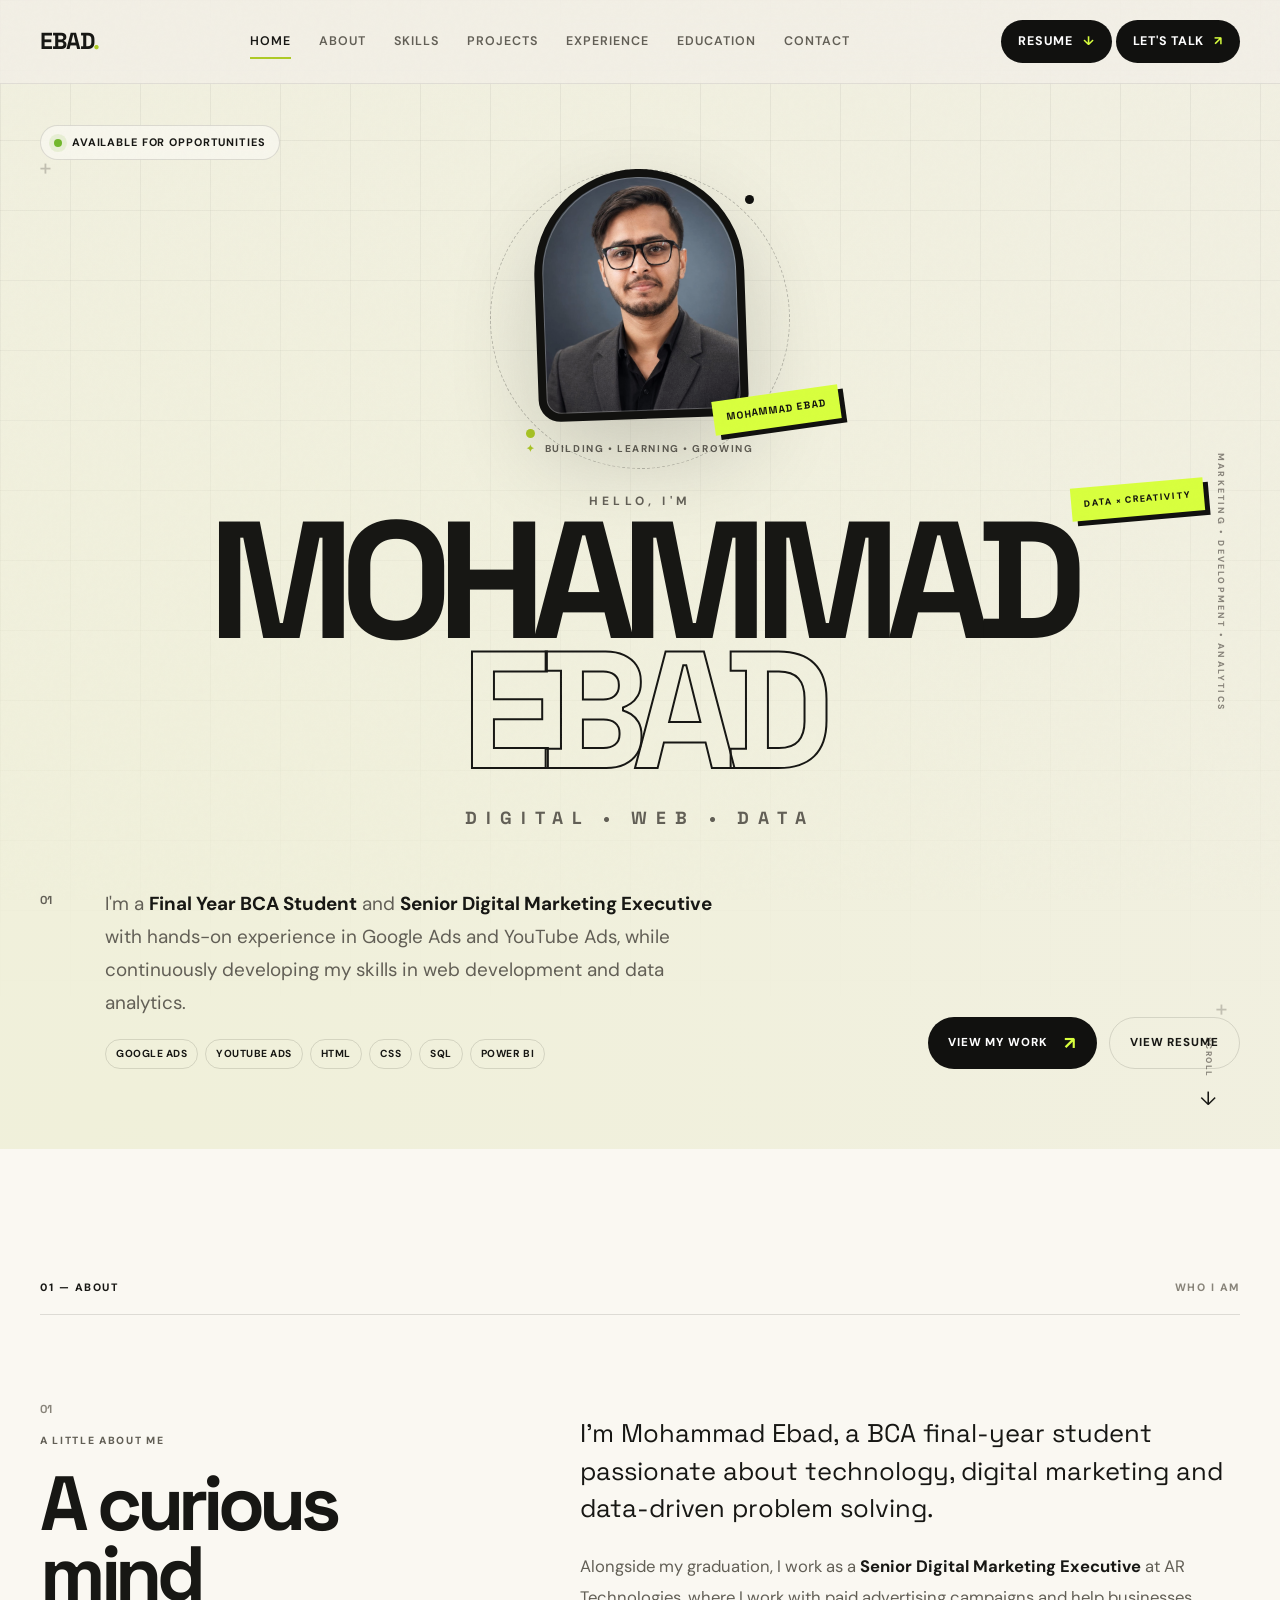
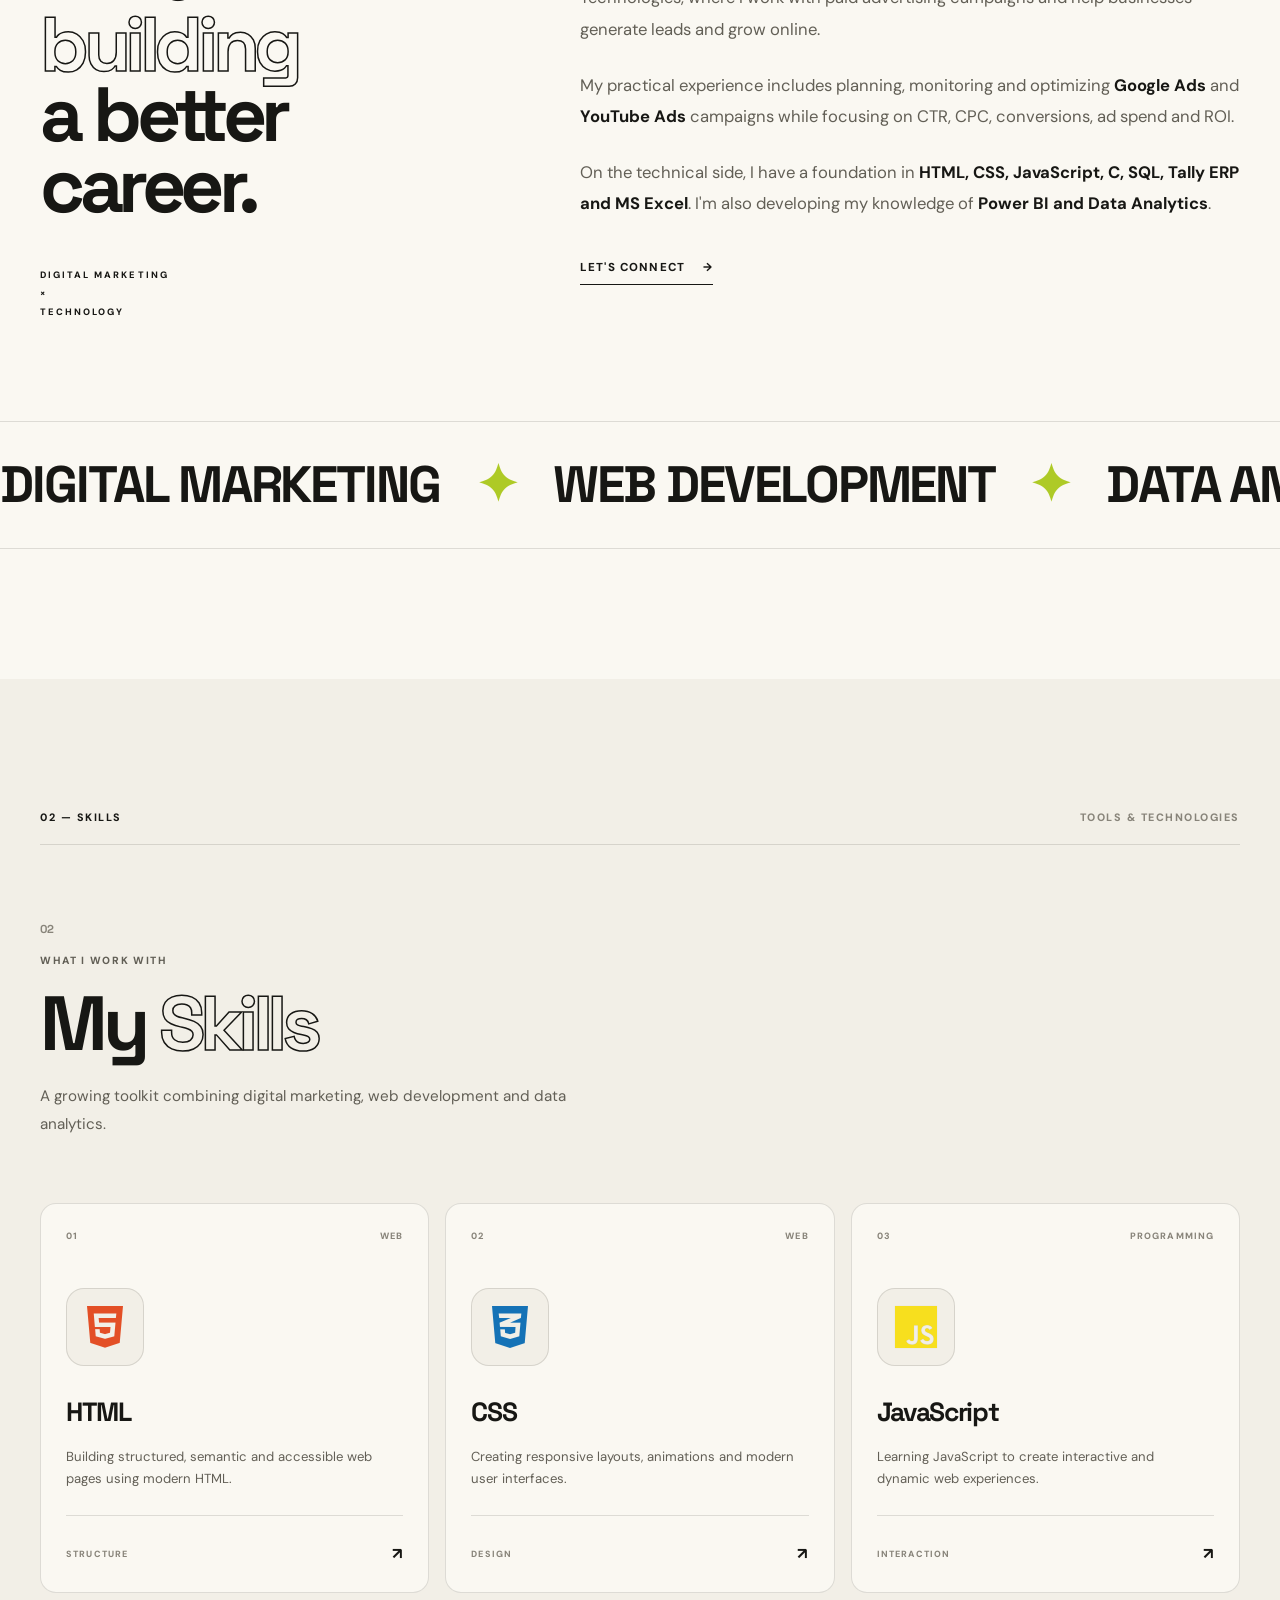
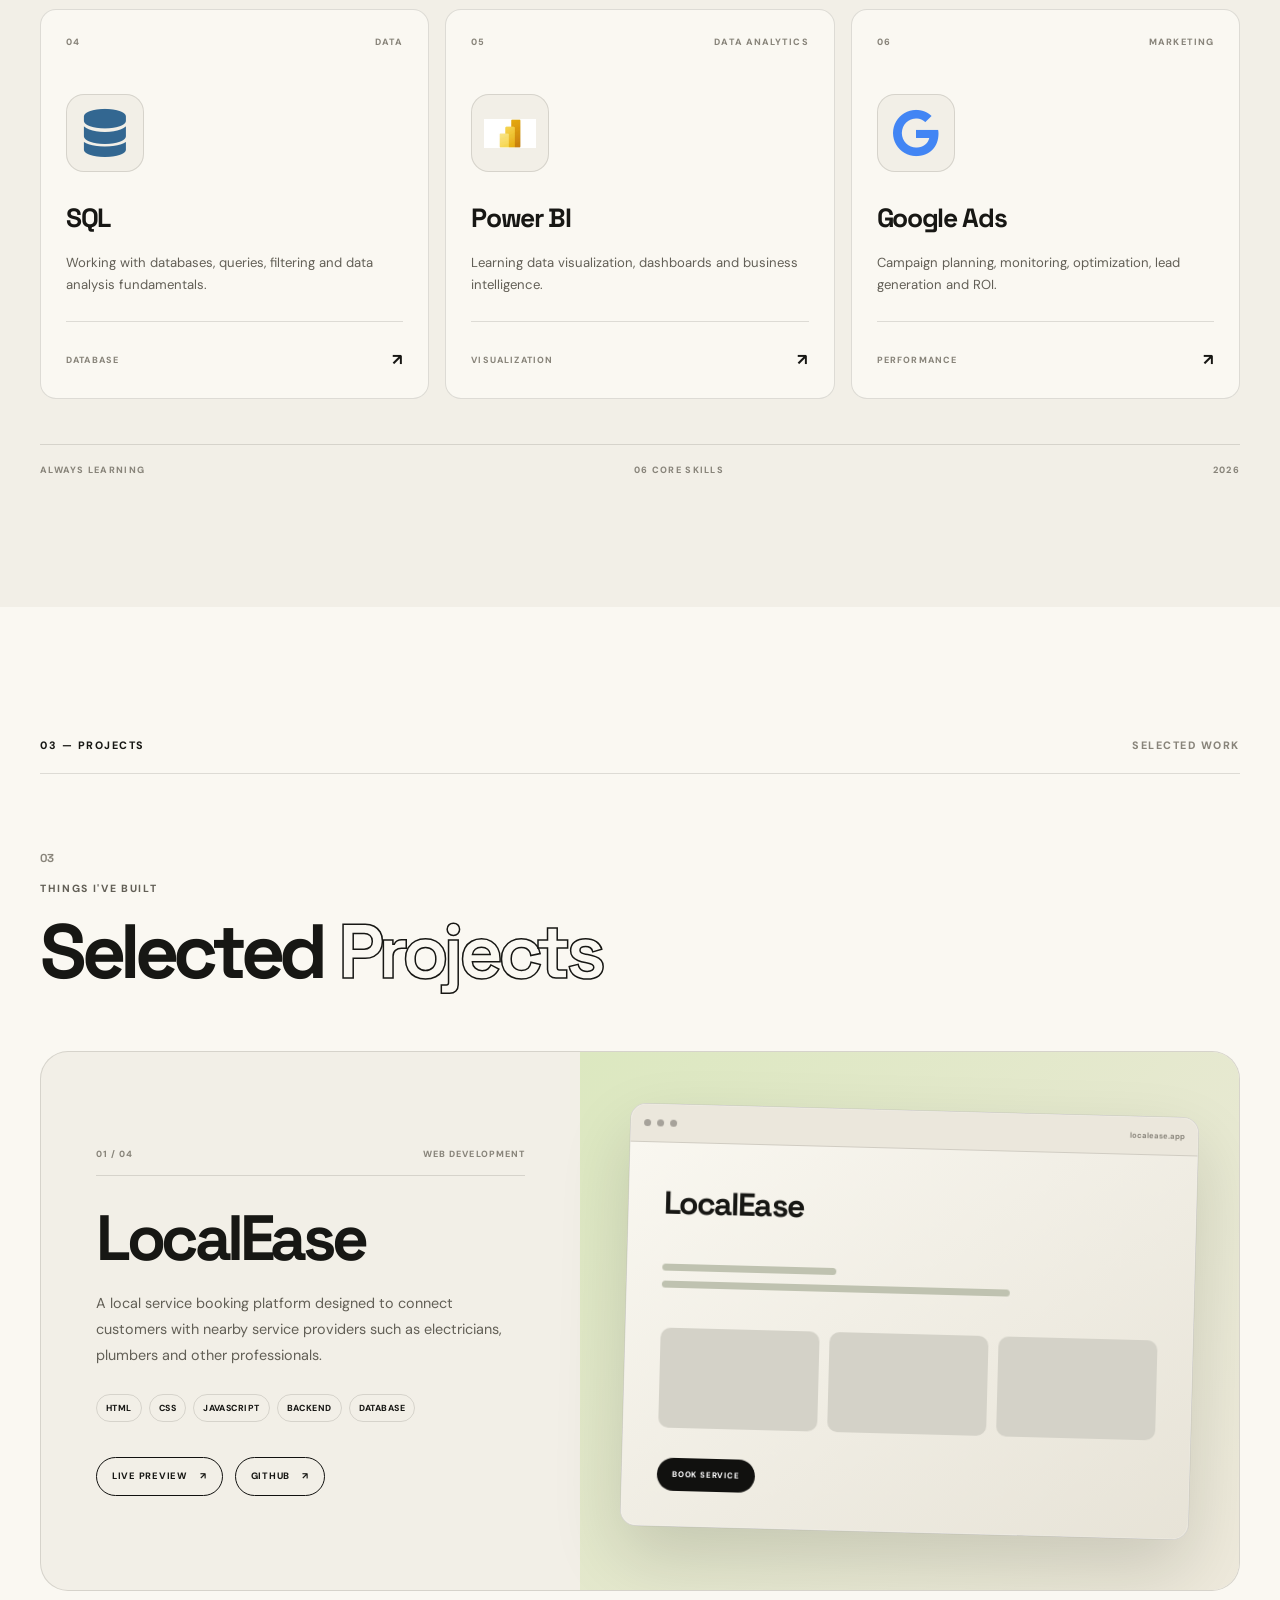
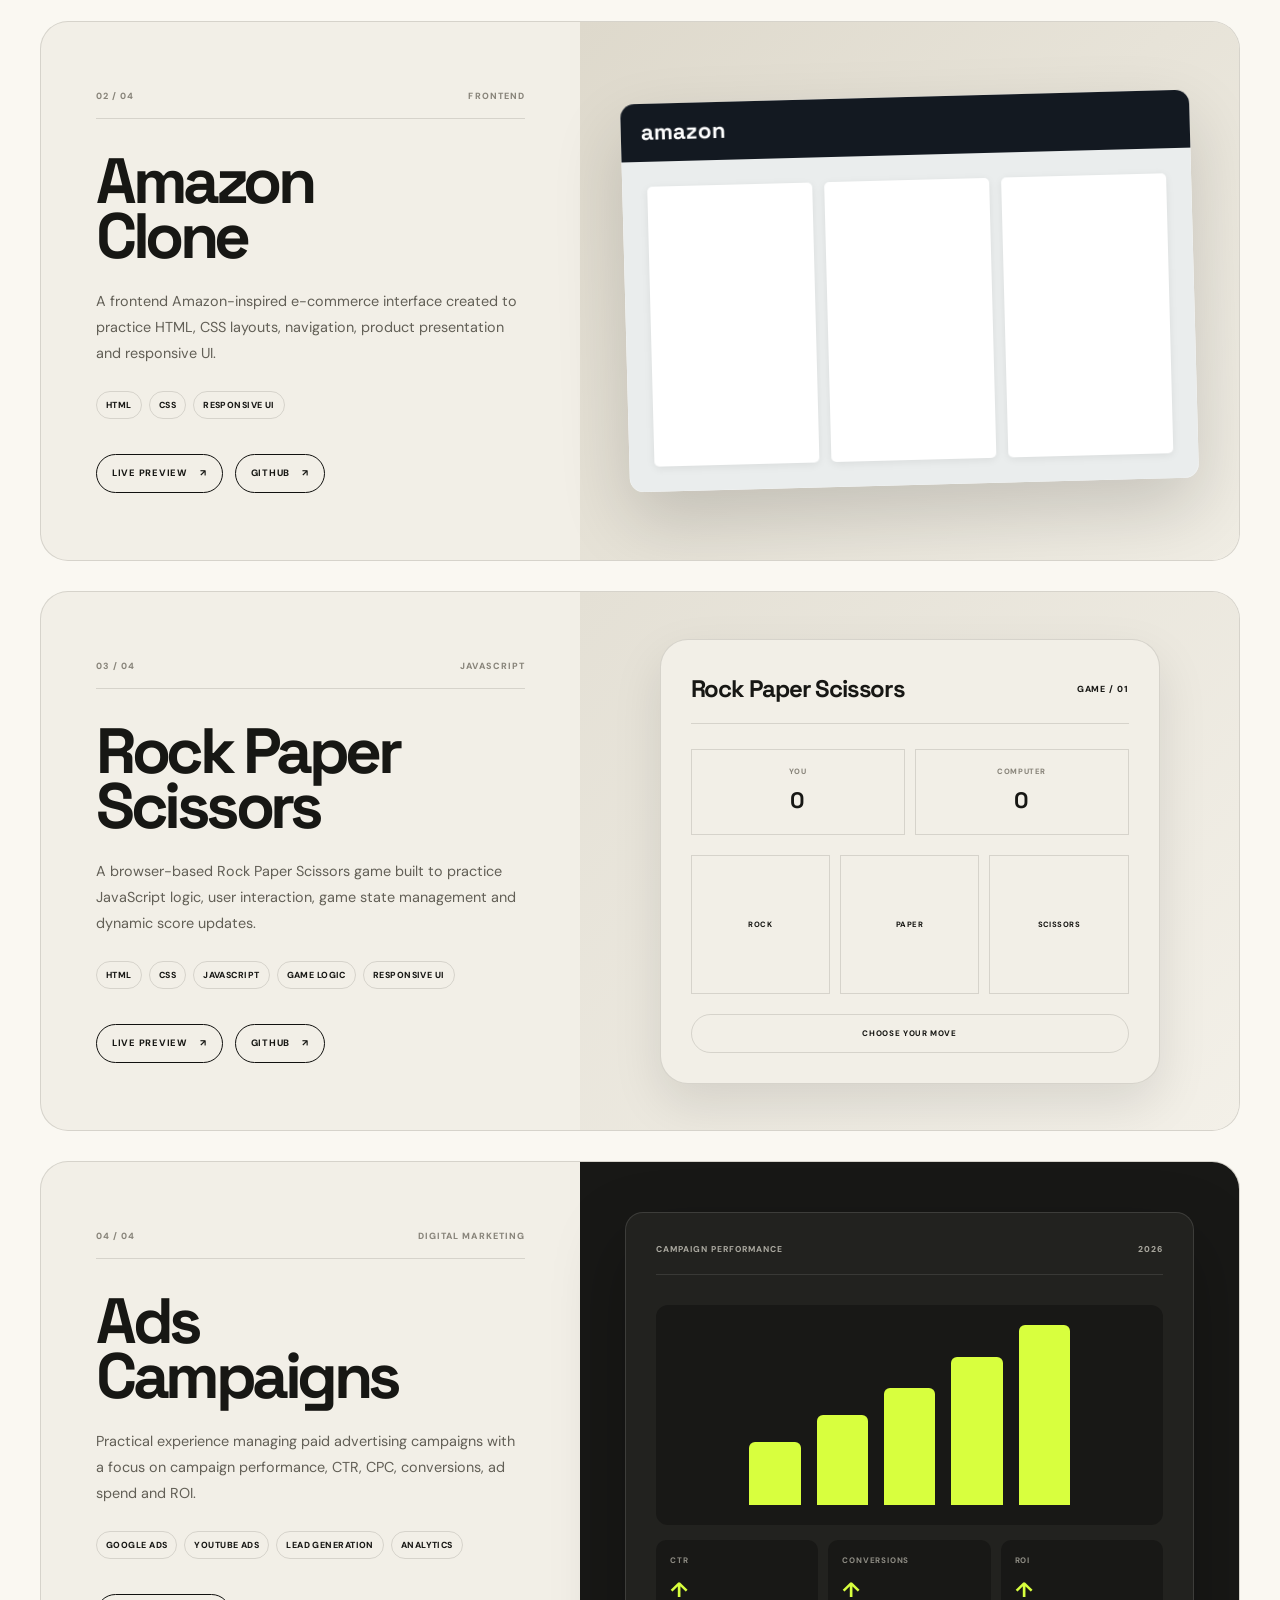
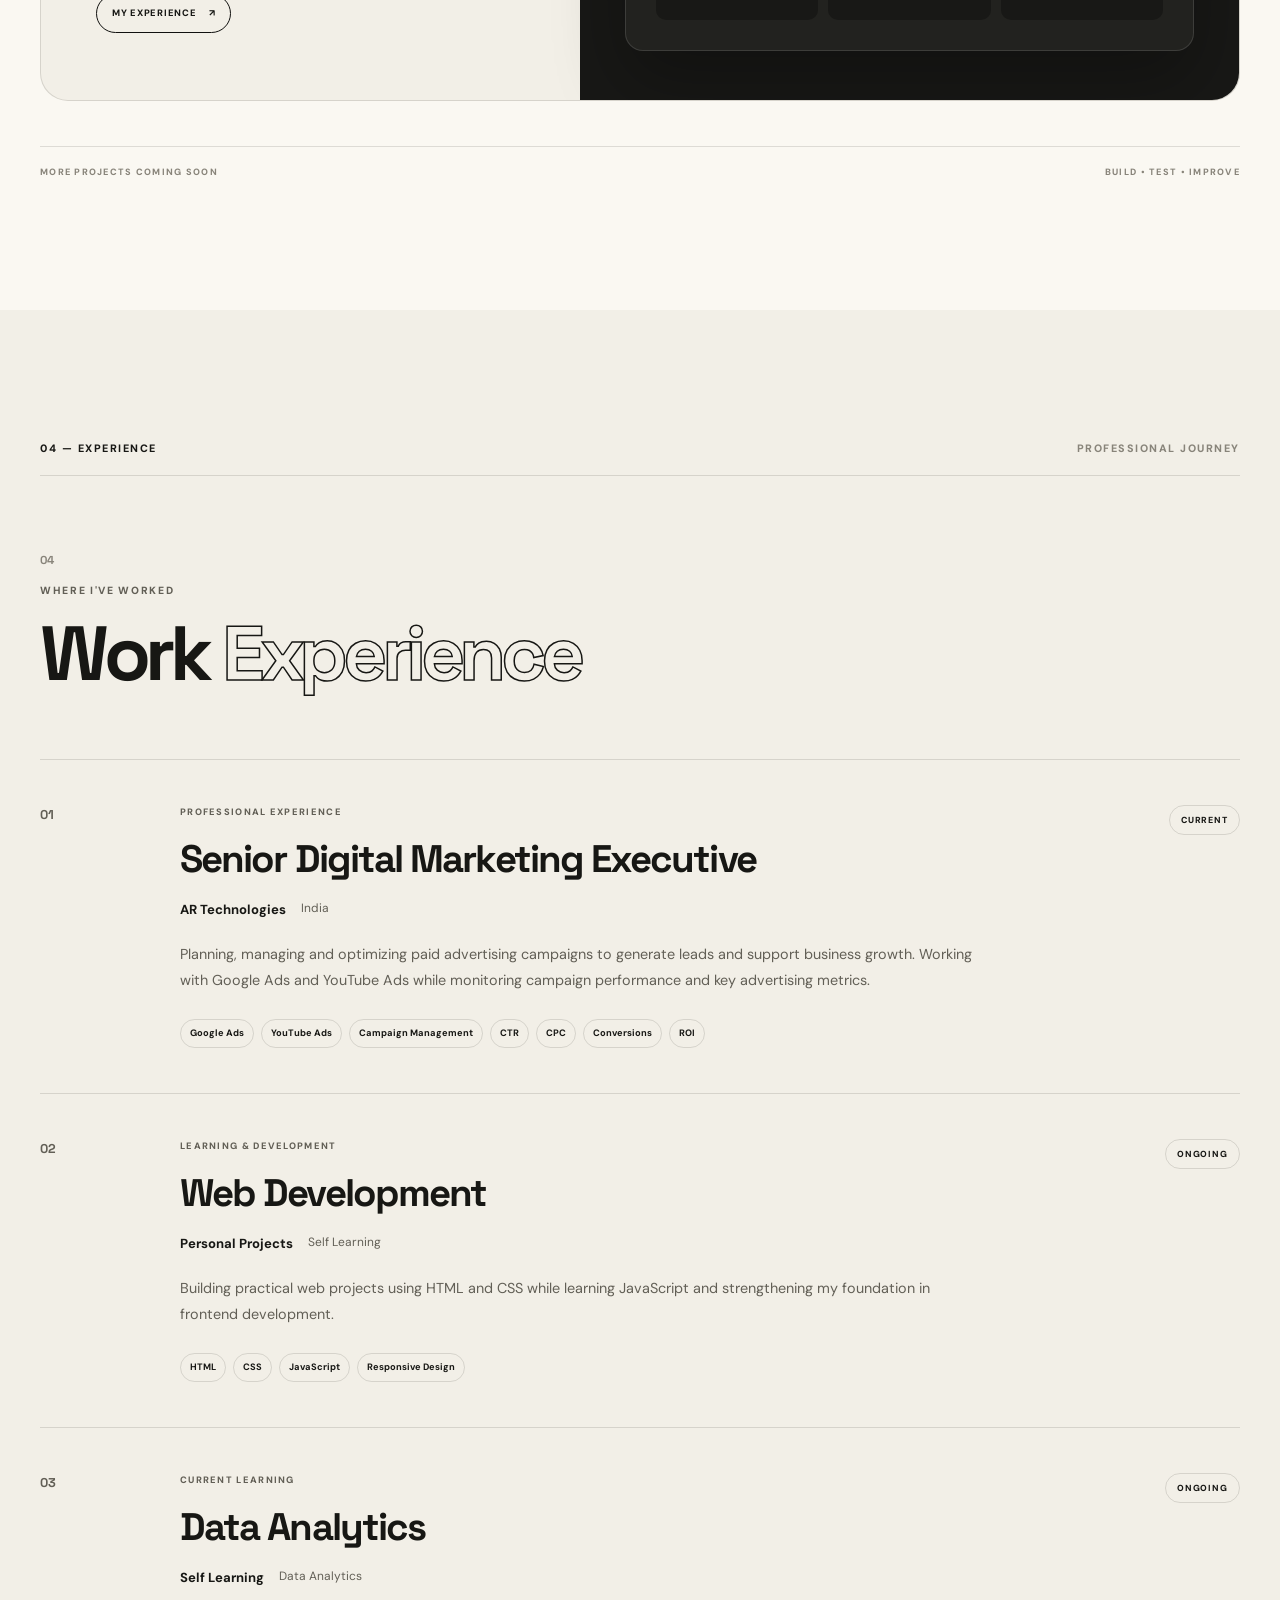
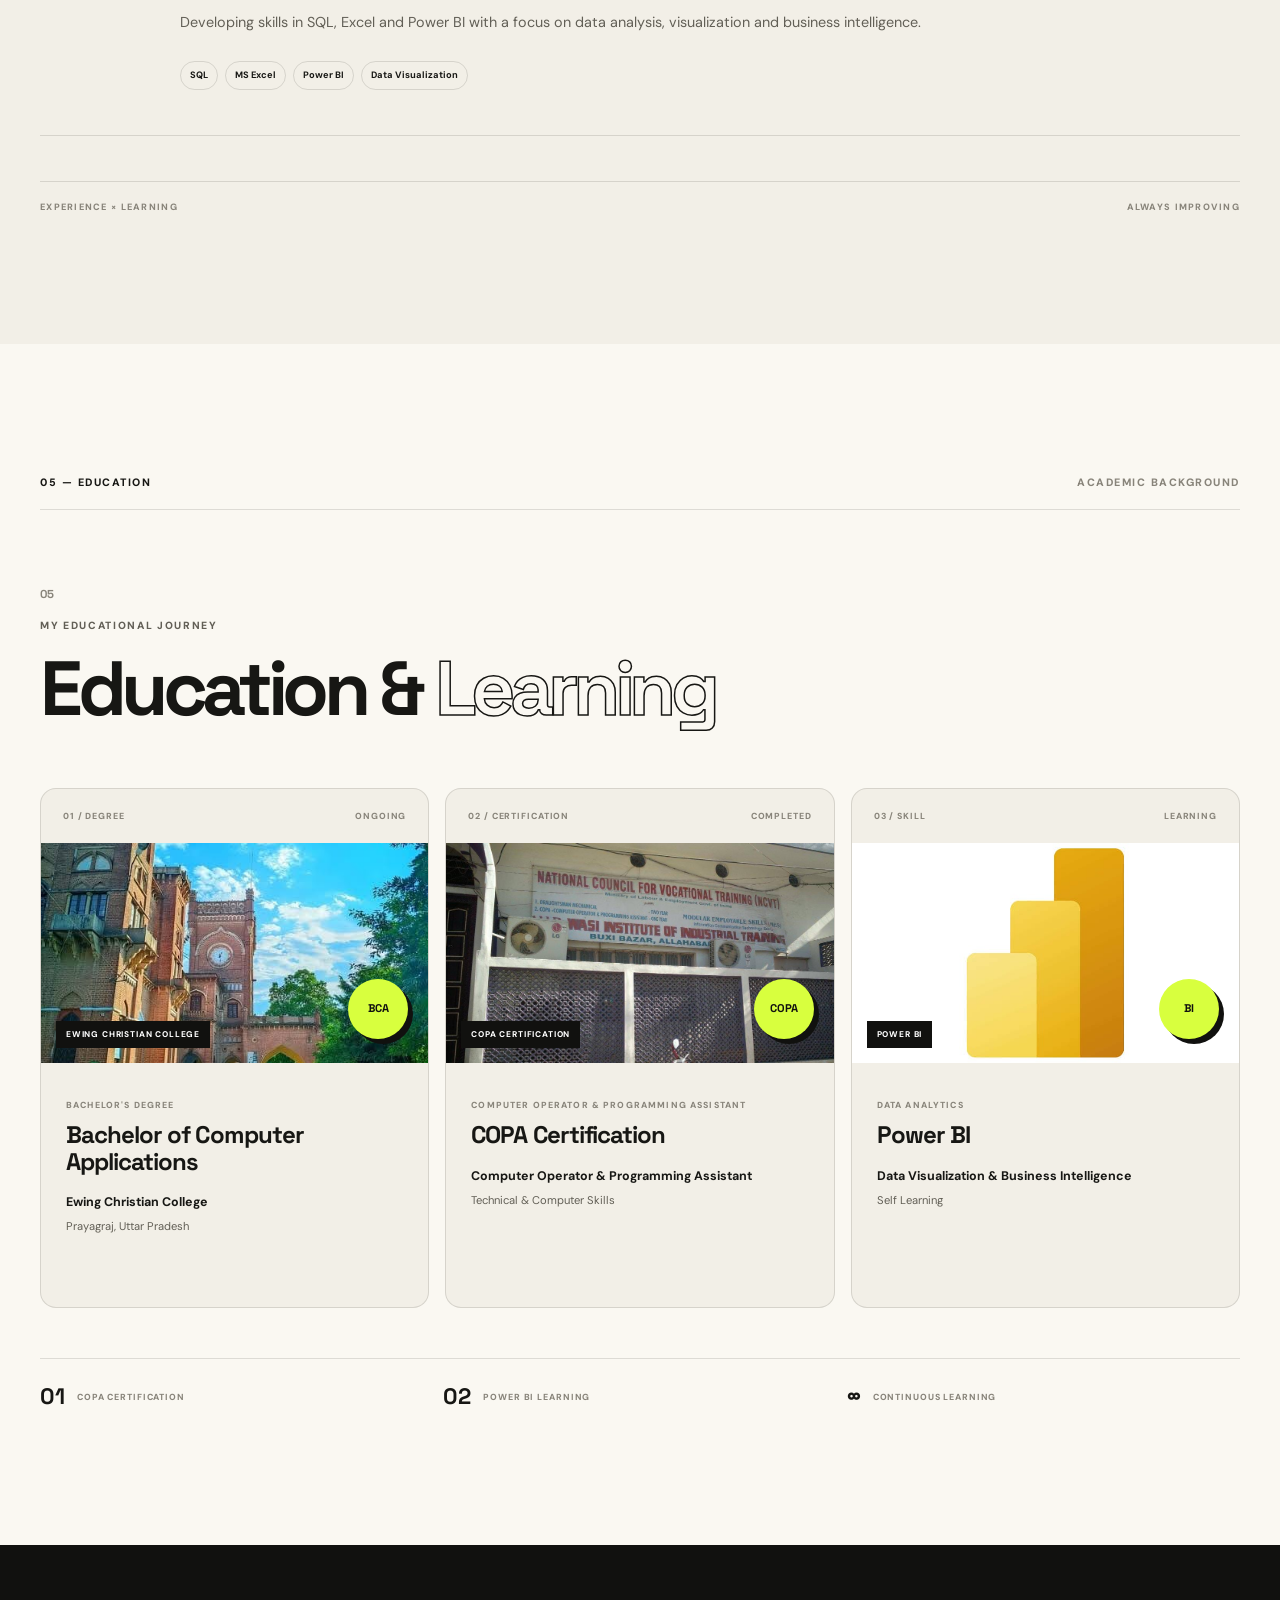
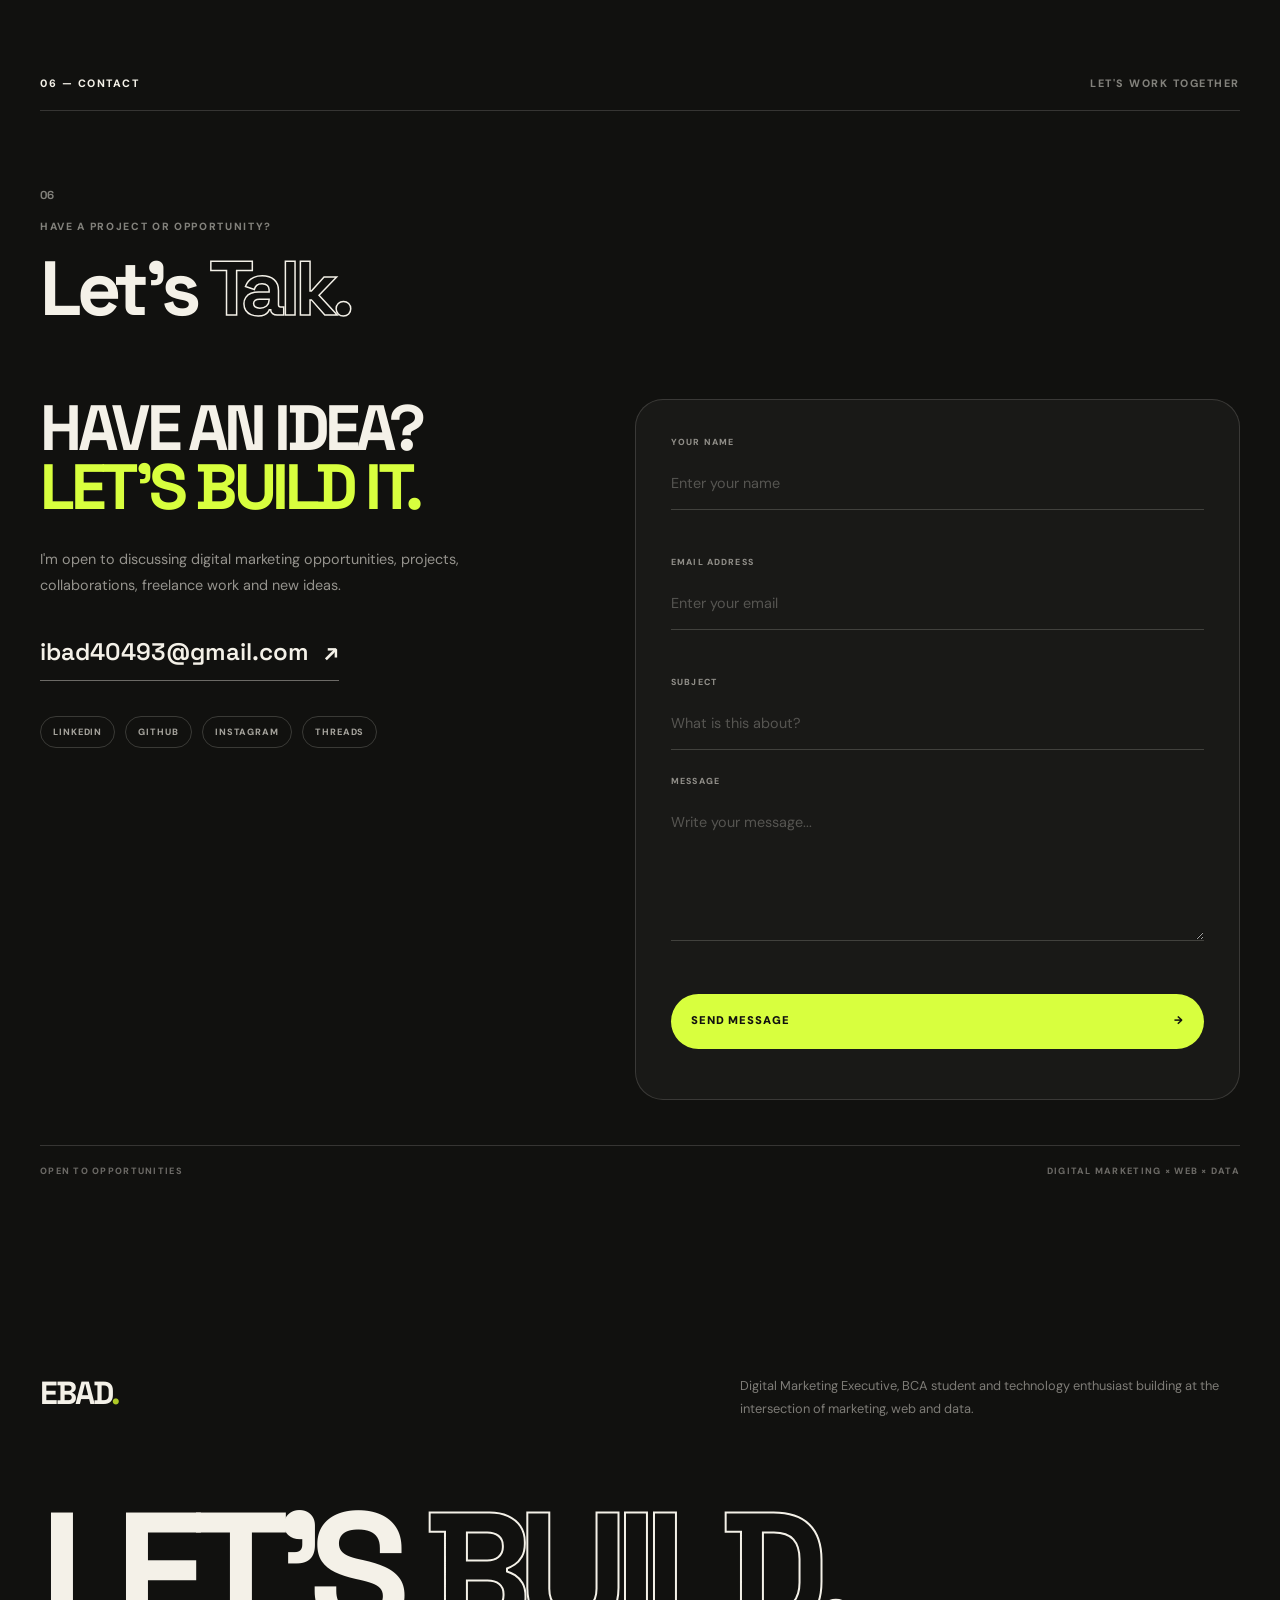
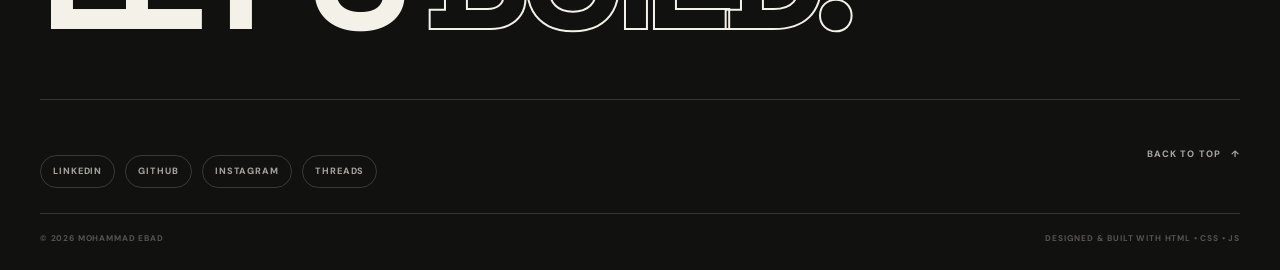
<file: index.html>
<!DOCTYPE html>
<html lang="en">

<head>

<!-- ======================================== BASIC META ====================================================== -->

<meta charset="UTF-8">

<meta name="viewport"
      content="width=device-width, initial-scale=1.0">

<meta name="description"
      content="Mohammad Ebad — Senior Digital Marketing Executive and BCA Final Year Student with experience in Google Ads, YouTube Ads, web development, SQL, Power BI and data analytics.">

<meta name="author"
      content="Mohammad Ebad">

<meta name="robots"
      content="index, follow">

<meta name="theme-color"
      content="#f2efe7">

<meta name="color-scheme"
      content="light">


<!-- ======================================== CANONICAL URL ======================================== -->

<link rel="canonical"
      href="https://mohammad-ebad786.github.io/mohammad-ebad-portfolio/">


<!-- ======================================== OPEN GRAPH ======================================== -->

<meta property="og:type"
      content="website">

<meta property="og:url"
      content="https://mohammad-ebad786.github.io/mohammad-ebad-portfolio/">

<meta property="og:title"
      content="Mohammad Ebad — Digital Marketing × Web × Data">

<meta property="og:description"
      content="Senior Digital Marketing Executive and BCA Final Year Student with experience in Digital Marketing, Web Development and Data Analytics.">

<meta property="og:image"
      content="https://mohammad-ebad786.github.io/mohammad-ebad-portfolio/images/profile.jpg.jpeg">

<meta property="og:image:alt"
      content="Mohammad Ebad — Digital Marketing, Web Development and Data Analytics">

<meta property="og:site_name"
      content="Mohammad Ebad Portfolio">

<meta property="og:locale"
      content="en_IN">


<!-- ======================================== TWITTER / X ======================================== -->

<meta name="twitter:card"
      content="summary_large_image">

<meta name="twitter:title"
      content="Mohammad Ebad — Digital Marketing × Web × Data">

<meta name="twitter:description"
      content="Senior Digital Marketing Executive and BCA Final Year Student specializing in Digital Marketing, Web Development and Data Analytics.">

<meta name="twitter:image"
      content="https://mohammad-ebad786.github.io/mohammad-ebad-portfolio/images/profile.jpg.jpeg">


<!-- ======================================== TITLE ======================================== -->

<title>
    Mohammad Ebad's Portfolio
</title>


<!-- ======================================== FAVICON ======================================== -->

<link rel="icon"
      href="./favicon.svg"
      type="image/svg+xml">

<!-- ====================================== FONTS ==================================================== -->

<link rel="preconnect"
      href="https://fonts.googleapis.com">

<link rel="preconnect"
      href="https://fonts.gstatic.com"
      crossorigin>

<link href="https://fonts.googleapis.com/css2?family=DM+Sans:wght@400;500;600;700&family=Space+Grotesk:wght@400;500;600;700&display=swap"
      rel="stylesheet">


<!-- ======================================== FONT AWESOME ================================================= -->

<link rel="stylesheet"
      href="https://cdnjs.cloudflare.com/ajax/libs/font-awesome/6.5.2/css/all.min.css"
      crossorigin="anonymous"
      referrerpolicy="no-referrer">


<!-- =========================================== MAIN CSS ============================================ -->

<link rel="stylesheet"
      href="./style.css">


<!-- ======================================== SKILL LOGO COLORS ============================================== -->

<style>

    .skills .skill-logo {
        filter: none !important;
        -webkit-filter: none !important;
    }

    .skills .skill-logo i {
        filter: none !important;
        -webkit-filter: none !important;
        opacity: 1 !important;
        -webkit-text-fill-color: currentColor !important;
    }

    .skills .skill-html .skill-logo i {
        color: #E34F26 !important;
    }

    .skills .skill-css .skill-logo i {
        color: #1572B6 !important;
    }

    .skills .skill-js .skill-logo i {
        color: #F7DF1E !important;
        text-shadow: 0 0 1px rgba(0, 0, 0, 0.18);
    }

    .skills .skill-sql .skill-logo i {
        color: #336791 !important;
    }

    .skills .skill-googleads .skill-logo i {
        color: #4285F4 !important;
    }

    .skills .skill-powerbi .skill-logo img {
        filter: none !important;
        -webkit-filter: none !important;
        opacity: 1 !important;
    }

</style>


<style>

/* =========================================================
   MOBILE NAV ACTIONS
   ========================================================= */

.mobile-nav-actions {
    display:
        none;
}

@media (max-width: 800px) {

    .nav-links .mobile-nav-actions {
        display:
            flex;

        flex-direction:
            column;

        gap:
            8px;

        margin-top:
            12px;

        padding-top:
            12px;

        border-top:
            1px solid var(--line);
    }

    .nav-links .mobile-nav-actions .nav-button {
        display:
            flex !important;

        width:
            100%;

        min-height:
            44px;

        align-items:
            center;

        justify-content:
            space-between;

        padding:
            12px 14px;

        border:
            1px solid var(--line);

        border-radius:
            10px;
    }

}

</style>

</head>


<body>


<!-- ======================================= PAGE LOADER ============================================= -->

<div class="page-loader"
     id="pageLoader"
     aria-hidden="true">

    <div class="loader-inner">

        <span class="loader-logo">
            EBAD<span>.</span>
        </span>

        <div class="loader-line"></div>

    </div>

</div>


<!-- ========================================== DECORATIVE BACKGROUND =========================================== -->

<div class="page-noise"
     aria-hidden="true"></div>

<div class="cursor-glow"
     aria-hidden="true"></div>


<!-- =================================== NAVIGATION ============================================ -->

<header class="navbar"
        id="navbar">

    <a href="#home"
       class="logo"
       aria-label="Go to homepage">

        EBAD<span>.</span>

    </a>


    <nav class="nav-links"
         id="navLinks"
         aria-label="Primary navigation">

        <a href="#home"
           class="active">
            Home
        </a>

        <a href="#about">
            About
        </a>

        <a href="#skills">
            Skills
        </a>

        <a href="#projects">
            Projects
        </a>

        <a href="#experience">
            Experience
        </a>

        <a href="#education">
            Education
        </a>

        <a href="#contact">
            Contact
        </a>


        <div class="mobile-nav-actions">

            <a href="./resume/Mohammad-Ebad-Resume.pdf"
               class="nav-button"
               target="_blank"
               rel="noopener noreferrer"
               aria-label="Open Mohammad Ebad resume">

                <span>
                    Resume
                </span>

                <span class="nav-button-arrow"
                      aria-hidden="true">
                    ↓
                </span>

            </a>


            <a href="#contact"
               class="nav-button">

                <span>
                    Let's Talk
                </span>

                <span class="nav-button-arrow"
                      aria-hidden="true">
                    ↗
                </span>

            </a>

        </div>

    </nav>


    <div class="nav-actions">

        <!-- ================================= RESUME ========================================= -->

        <a href="./resume/Mohammad-Ebad-Resume.pdf"
           class="nav-button"
           target="_blank"
           rel="noopener noreferrer"
           aria-label="Open Mohammad Ebad resume">

            <span>
                Resume
            </span>

            <span class="nav-button-arrow"
                  aria-hidden="true">
                ↓
            </span>

        </a>


        <!-- ==================================== CONTACT ========================================== -->

        <a href="#contact"
           class="nav-button">

            <span>
                Let's Talk
            </span>

            <span class="nav-button-arrow"
                  aria-hidden="true">
                ↗
            </span>

        </a>

    </div>


    <button class="menu-btn"
            id="menuBtn"
            type="button"
            aria-label="Open navigation menu"
            aria-controls="navLinks"
            aria-expanded="false">

        <span></span>
        <span></span>
        <span></span>

    </button>

</header>


<!-- =================================== MAIN ============================================== -->

<main>


<!-- ======================================= HERO ========================================= -->

<section class="hero"
         id="home"
         aria-labelledby="hero-title">

    <div class="hero-grid"
         aria-hidden="true"></div>


    <div class="hero-corner hero-corner-one"
         aria-hidden="true">
        +
    </div>

    <div class="hero-corner hero-corner-two"
         aria-hidden="true">
        +
    </div>


    <div class="hero-badge">

        <span class="status-dot"
              aria-hidden="true"></span>

        <span>
            Available for Opportunities
        </span>

    </div>


    <!-- =============================== PROFILE =========================================== -->

    <div class="hero-profile">

        <div class="profile-orbit"
             aria-hidden="true"></div>

        <div class="profile-frame">

            <img src="./images/profile.jpg.jpeg"
                 alt="Portrait of Mohammad Ebad"
                 width="500"
                 height="500"
                 loading="eager"
                 fetchpriority="high">

        </div>

        <div class="profile-label">
            MOHAMMAD EBAD
        </div>

        <div class="profile-build">

            <span aria-hidden="true">
                ✦
            </span>

            BUILDING • LEARNING • GROWING

        </div>

    </div>


    <!-- =================================== HERO TITLE ========================================= -->

    <div class="hero-heading">

        <div class="hero-title-small">
            HELLO, I'M
        </div>

        <h1 id="hero-title">

            MOHAMMAD

            <span>
                EBAD
            </span>

        </h1>

        <div class="hero-title-outline">
            DIGITAL • WEB • DATA
        </div>

    </div>


    <!-- ================================== HERO BOTTOM ====================================== -->

    <div class="hero-bottom">

        <div class="hero-description">

            <div class="hero-description-number">
                01
            </div>

            <div class="hero-description-content">

                <p>

                    I'm a
                    <strong>Final Year BCA Student</strong>
                    and
                    <strong>Senior Digital Marketing Executive</strong>
                    with hands-on experience in Google Ads and
                    YouTube Ads, while continuously developing
                    my skills in web development and data analytics.

                </p>


                <div class="hero-tags">

                    <span>Google Ads</span>
                    <span>YouTube Ads</span>
                    <span>HTML</span>
                    <span>CSS</span>
                    <span>SQL</span>
                    <span>Power BI</span>

                </div>

            </div>

        </div>


        <div class="hero-actions">

            <a href="#projects"
               class="primary-btn">

                <span>
                    View My Work
                </span>

                <span class="btn-icon"
                      aria-hidden="true">
                    ↗
                </span>

            </a>


            <!-- ================================ RESUME ========================================= -->

            <a href="./resume/Mohammad-Ebad-Resume.pdf"
               class="secondary-btn"
               target="_blank"
               rel="noopener noreferrer"
               aria-label="View Mohammad Ebad resume">

                View Resume

            </a>

        </div>

    </div>


    <div class="hero-sticker sticker-two"
         aria-hidden="true">

        DATA × CREATIVITY

    </div>


    <div class="hero-side-text"
         aria-hidden="true">

        MARKETING • DEVELOPMENT • ANALYTICS

    </div>


    <a href="#about"
       class="hero-arrow"
       aria-label="Scroll to About section">

        <span>
            SCROLL
        </span>

        ↓

    </a>

</section>


<!-- ======================================= ABOUT ============================================ -->

<section class="about section"
         id="about"
         aria-labelledby="about-title">

    <div class="section-label">

        <span>
            01 — ABOUT
        </span>

        <span class="small-text">
            WHO I AM
        </span>

    </div>


    <div class="about-content">

        <div class="about-title">

            <div class="section-number">
                01
            </div>

            <p class="eyebrow">
                A LITTLE ABOUT ME
            </p>

            <h2 id="about-title">

                A curious mind

                <br>

                <span>
                    building
                </span>

                <br>

                a better career.

            </h2>

            <div class="about-mini-text">

                DIGITAL MARKETING

                <br>

                ×

                <br>

                TECHNOLOGY

            </div>

        </div>


        <div class="about-text">

            <p class="about-intro">

                I'm Mohammad Ebad, a BCA final-year student
                passionate about technology, digital marketing
                and data-driven problem solving.

            </p>


            <p>

                Alongside my graduation, I work as a
                <strong>Senior Digital Marketing Executive</strong>
                at AR Technologies, where I work with paid
                advertising campaigns and help businesses
                generate leads and grow online.

            </p>


            <p>

                My practical experience includes planning,
                monitoring and optimizing
                <strong>Google Ads</strong> and
                <strong>YouTube Ads</strong> campaigns while
                focusing on CTR, CPC, conversions, ad spend
                and ROI.

            </p>


            <p>

                On the technical side, I have a foundation in
                <strong>HTML, CSS, JavaScript, C, SQL,
                Tally ERP and MS Excel</strong>.
                I'm also developing my knowledge of
                <strong>Power BI and Data Analytics</strong>.

            </p>


            <a href="#contact"
               class="about-link">

                <span>
                    Let's connect
                </span>

                <span aria-hidden="true">
                    →
                </span>

            </a>

        </div>

    </div>


    <div class="about-marquee"
         aria-hidden="true">

        <div>

            DIGITAL MARKETING
            <span>✦</span>

            WEB DEVELOPMENT
            <span>✦</span>

            DATA ANALYTICS
            <span>✦</span>

            DIGITAL MARKETING
            <span>✦</span>

        </div>

    </div>

</section>


<!-- ======================================== SKILLS =========================================== -->

<section class="skills section"
         id="skills"
         aria-labelledby="skills-title">

    <div class="section-label">

        <span>
            02 — SKILLS
        </span>

        <span class="small-text">
            TOOLS & TECHNOLOGIES
        </span>

    </div>


    <div class="skills-heading">

        <div class="section-number">
            02
        </div>

        <p class="eyebrow">
            WHAT I WORK WITH
        </p>

        <h2 id="skills-title">

            My
            <span>
                Skills
            </span>

        </h2>

        <p class="heading-description">

            A growing toolkit combining digital marketing,
            web development and data analytics.

        </p>

    </div>


    <div class="skills-grid">


        <!-- HTML -->

        <article class="skill-card skill-html">

            <div class="skill-top">
                <span>01</span>
                <span>WEB</span>
            </div>

            <div class="skill-logo"
                 aria-label="HTML5">

                <i class="fa-brands fa-html5"
                   aria-hidden="true"></i>

            </div>

            <h3 class="skill-name">
                HTML
            </h3>

            <p>
                Building structured, semantic and
                accessible web pages using modern HTML.
            </p>

            <div class="skill-bottom">

                <span>
                    STRUCTURE
                </span>

                <span class="skill-arrow"
                      aria-hidden="true">
                    ↗
                </span>

            </div>

        </article>


        <!-- CSS -->

        <article class="skill-card skill-css">

            <div class="skill-top">
                <span>02</span>
                <span>WEB</span>
            </div>

            <div class="skill-logo"
                 aria-label="CSS3">

                <i class="fa-brands fa-css3-alt"
                   aria-hidden="true"></i>

            </div>

            <h3 class="skill-name">
                CSS
            </h3>

            <p>
                Creating responsive layouts, animations
                and modern user interfaces.
            </p>

            <div class="skill-bottom">

                <span>
                    DESIGN
                </span>

                <span class="skill-arrow"
                      aria-hidden="true">
                    ↗
                </span>

            </div>

        </article>


        <!-- JAVASCRIPT -->

        <article class="skill-card skill-js">

            <div class="skill-top">
                <span>03</span>
                <span>PROGRAMMING</span>
            </div>

            <div class="skill-logo"
                 aria-label="JavaScript">

                <i class="fa-brands fa-js"
                   aria-hidden="true"></i>

            </div>

            <h3 class="skill-name">
                JavaScript
            </h3>

            <p>
                Learning JavaScript to create interactive
                and dynamic web experiences.
            </p>

            <div class="skill-bottom">

                <span>
                    INTERACTION
                </span>

                <span class="skill-arrow"
                      aria-hidden="true">
                    ↗
                </span>

            </div>

        </article>


        <!-- SQL -->

        <article class="skill-card skill-sql">

            <div class="skill-top">
                <span>04</span>
                <span>DATA</span>
            </div>

            <div class="skill-logo"
                 aria-label="SQL Database">

                <i class="fa-solid fa-database"
                   aria-hidden="true"></i>

            </div>

            <h3 class="skill-name">
                SQL
            </h3>

            <p>
                Working with databases, queries,
                filtering and data analysis fundamentals.
            </p>

            <div class="skill-bottom">

                <span>
                    DATABASE
                </span>

                <span class="skill-arrow"
                      aria-hidden="true">
                    ↗
                </span>

            </div>

        </article>


        <!-- POWER BI -->

        <article class="skill-card skill-powerbi">

            <div class="skill-top">
                <span>05</span>
                <span>DATA ANALYTICS</span>
            </div>

            <div class="skill-logo"
                 aria-label="Power BI">

                <img src="./images/powerbi.png.jpeg"
                     alt="Power BI logo"
                     width="128"
                     height="128"
                     loading="lazy">

            </div>

            <h3 class="skill-name">
                Power BI
            </h3>

            <p>
                Learning data visualization, dashboards
                and business intelligence.
            </p>

            <div class="skill-bottom">

                <span>
                    VISUALIZATION
                </span>

                <span class="skill-arrow"
                      aria-hidden="true">
                    ↗
                </span>

            </div>

        </article>


        <!-- GOOGLE ADS -->

        <article class="skill-card skill-googleads">

            <div class="skill-top">
                <span>06</span>
                <span>MARKETING</span>
            </div>

            <div class="skill-logo"
                 aria-label="Google Ads">

                <i class="fa-brands fa-google"
                   aria-hidden="true"></i>

            </div>

            <h3 class="skill-name">
                Google Ads
            </h3>

            <p>
                Campaign planning, monitoring,
                optimization, lead generation and ROI.
            </p>

            <div class="skill-bottom">

                <span>
                    PERFORMANCE
                </span>

                <span class="skill-arrow"
                      aria-hidden="true">
                    ↗
                </span>

            </div>

        </article>

    </div>


    <div class="skills-footer">

        <span>
            ALWAYS LEARNING
        </span>

        <span>
            06 CORE SKILLS
        </span>

        <span>
            2026
        </span>

    </div>

</section>


<!-- =================================== PROJECTS ========================================== -->

<section class="projects section"
         id="projects"
         aria-labelledby="projects-title">

    <div class="section-label">

        <span>
            03 — PROJECTS
        </span>

        <span class="small-text">
            SELECTED WORK
        </span>

    </div>


    <div class="projects-heading">

        <div class="section-number">
            03
        </div>

        <p class="eyebrow">
            THINGS I'VE BUILT
        </p>

        <h2 id="projects-title">

            Selected
            <span>
                Projects
            </span>

        </h2>

    </div>


    <!-- ===================================== PROJECT 01 — LOCALEASE ============================================ -->

    <article class="project-card">

        <div class="project-info">

            <div class="project-meta">

                <span>
                    01 / 04
                </span>

                <span>
                    WEB DEVELOPMENT
                </span>

            </div>


            <h3>
                LocalEase
            </h3>


            <p class="project-description">

                A local service booking platform designed
                to connect customers with nearby service
                providers such as electricians, plumbers
                and other professionals.

            </p>


            <div class="project-tech">

                <span>HTML</span>
                <span>CSS</span>
                <span>JavaScript</span>
                <span>Backend</span>
                <span>Database</span>

            </div>


            <div class="project-links">

    <a href="#"
       class="project-link">

        <span>
            Live Preview
        </span>

        <span aria-hidden="true">
            ↗
        </span>

    </a>


    <a href="https://github.com/mohammad-ebad786/LocalEase"
       class="project-link project-github"
       target="_blank"
       rel="noopener noreferrer">

        <span>
            GitHub
        </span>

        <span aria-hidden="true">
            ↗
        </span>

    </a>

</div>
        </div>


        <div class="project-visual localease-visual">

            <div class="visual-browser">

                <div class="browser-top">

                    <span></span>
                    <span></span>
                    <span></span>

                    <small>
                        localease.app
                    </small>

                </div>


                <div class="browser-content">

                    <div class="visual-logo">
                        LocalEase
                    </div>

                    <div class="visual-line"></div>

                    <div class="visual-line large"></div>


                    <div class="visual-cards">

                        <div></div>
                        <div></div>
                        <div></div>

                    </div>


                    <div class="visual-button">
                        BOOK SERVICE
                    </div>

                </div>

            </div>

        </div>

    </article>


    <!-- ================================ PROJECT 02 — AMAZON CLONE ========================================= -->

    <article class="project-card">

        <div class="project-info">

            <div class="project-meta">

                <span>
                    02 / 04
                </span>

                <span>
                    FRONTEND
                </span>

            </div>


            <h3>
                Amazon
                <br>
                Clone
            </h3>


            <p class="project-description">

                A frontend Amazon-inspired e-commerce
                interface created to practice HTML,
                CSS layouts, navigation, product
                presentation and responsive UI.

            </p>


            <div class="project-tech">

                <span>HTML</span>
                <span>CSS</span>
                <span>Responsive UI</span>

            </div>


            <div class="project-links">

                <a href="https://mohammad-ebad786.github.io/Amazon-Clone/"
                   class="project-link"
                   target="_blank"
                   rel="noopener noreferrer">

                    <span>
                        Live Preview
                    </span>

                    <span aria-hidden="true">
                        ↗
                    </span>

                </a>


                <a href="https://github.com/mohammad-ebad786/Amazon-Clone"
                   class="project-link project-github"
                   target="_blank"
                   rel="noopener noreferrer">

                    <span>
                        GitHub
                    </span>

                    <span aria-hidden="true">
                        ↗
                    </span>

                </a>

            </div>

        </div>


        <div class="project-visual amazon-visual">

            <div class="amazon-layout">

                <div class="amazon-nav">

                    <span>
                        amazon
                    </span>

                </div>


                <div class="amazon-main">

                    <div class="amazon-box"></div>
                    <div class="amazon-box"></div>
                    <div class="amazon-box"></div>

                </div>

            </div>

        </div>

    </article>


    <!-- ==================================== PROJECT 03 — ROCK PAPER SCISSORS ========================================= -->

    <article class="project-card">

        <div class="project-info">

            <div class="project-meta">

                <span>
                    03 / 04
                </span>

                <span>
                    JAVASCRIPT
                </span>

            </div>


            <h3>
                Rock Paper
                <br>
                Scissors
            </h3>


            <p class="project-description">

                A browser-based Rock Paper Scissors game
                built to practice JavaScript logic, user
                interaction, game state management and
                dynamic score updates.

            </p>


            <div class="project-tech">

                <span>HTML</span>
                <span>CSS</span>
                <span>JavaScript</span>
                <span>Game Logic</span>
                <span>Responsive UI</span>

            </div>


            <div class="project-links">

                <a href="https://mohammad-ebad786.github.io/rock-paper-scissors/"
                   class="project-link"
                   target="_blank"
                   rel="noopener noreferrer">

                    <span>
                        Live Preview
                    </span>

                    <span aria-hidden="true">
                        ↗
                    </span>

                </a>


                <a href="https://github.com/mohammad-ebad786/rock-paper-scissors"
                   class="project-link project-github"
                   target="_blank"
                   rel="noopener noreferrer">

                    <span>
                        GitHub
                    </span>

                    <span aria-hidden="true">
                        ↗
                    </span>

                </a>

            </div>

        </div>


        <div class="project-visual rps-visual">

            <div class="rps-game">

                <div class="rps-header">

                    <span class="rps-title">
                        Rock Paper Scissors
                    </span>

                    <span>
                        GAME / 01
                    </span>

                </div>


                <div class="rps-score">

                    <div>

                        <small>
                            YOU
                        </small>

                        <strong>
                            0
                        </strong>

                    </div>


                    <div>

                        <small>
                            COMPUTER
                        </small>

                        <strong>
                            0
                        </strong>

                    </div>

                </div>


                <div class="rps-choices">

                    <div class="rps-choice">

                        <span>
                            ROCK
                        </span>

                    </div>


                    <div class="rps-choice">

                        <span>
                            PAPER
                        </span>

                    </div>


                    <div class="rps-choice">

                        <span>
                            SCISSORS
                        </span>

                    </div>

                </div>


                <div class="rps-status">

                    CHOOSE YOUR MOVE

                </div>

            </div>

        </div>

    </article>


    <!-- ==================================== PROJECT 04 — ADS CAMPAIGNS ========================================= -->

    <article class="project-card">

        <div class="project-info">

            <div class="project-meta">

                <span>
                    04 / 04
                </span>

                <span>
                    DIGITAL MARKETING
                </span>

            </div>


            <h3>
                Ads
                <br>
                Campaigns
            </h3>


            <p class="project-description">

                Practical experience managing paid
                advertising campaigns with a focus on
                campaign performance, CTR, CPC,
                conversions, ad spend and ROI.

            </p>


            <div class="project-tech">

                <span>Google Ads</span>
                <span>YouTube Ads</span>
                <span>Lead Generation</span>
                <span>Analytics</span>

            </div>


            <div class="project-links">

                <a href="#experience"
                   class="project-link">

                    <span>
                        My Experience
                    </span>

                    <span aria-hidden="true">
                        ↗
                    </span>

                </a>

            </div>

        </div>


        <div class="project-visual ads-visual">

            <div class="ads-dashboard">

                <div class="ads-header">

                    <span>
                        CAMPAIGN PERFORMANCE
                    </span>

                    <span>
                        2026
                    </span>

                </div>


                <div class="ads-chart"
                     aria-hidden="true">

                    <div class="chart-bar bar-one"></div>
                    <div class="chart-bar bar-two"></div>
                    <div class="chart-bar bar-three"></div>
                    <div class="chart-bar bar-four"></div>
                    <div class="chart-bar bar-five"></div>

                </div>


                <div class="ads-stats">

                    <div>

                        <small>
                            CTR
                        </small>

                        <strong>
                            ↑
                        </strong>

                    </div>


                    <div>

                        <small>
                            CONVERSIONS
                        </small>

                        <strong>
                            ↑
                        </strong>

                    </div>


                    <div>

                        <small>
                            ROI
                        </small>

                        <strong>
                            ↑
                        </strong>

                    </div>

                </div>

            </div>

        </div>

    </article>


    <div class="projects-footer">

        <span>
            MORE PROJECTS COMING SOON
        </span>

        <span>
            BUILD • TEST • IMPROVE
        </span>

    </div>

</section>


<!-- ================================== EXPERIENCE =========================================== -->

<section class="experience section"
         id="experience"
         aria-labelledby="experience-title">

    <div class="section-label">

        <span>
            04 — EXPERIENCE
        </span>

        <span class="small-text">
            PROFESSIONAL JOURNEY
        </span>

    </div>


    <div class="experience-heading">

        <div class="section-number">
            04
        </div>

        <p class="eyebrow">
            WHERE I'VE WORKED
        </p>

        <h2 id="experience-title">

            Work
            <span>
                Experience
            </span>

        </h2>

    </div>


    <div class="experience-list">


        <!-- EXPERIENCE 01 -->

        <article class="experience-item">

            <div class="experience-number">
                01
            </div>


            <div class="experience-main">

                <div class="experience-top">

                    <div>

                        <div class="experience-type">
                            PROFESSIONAL EXPERIENCE
                        </div>

                        <h3>
                            Senior Digital Marketing Executive
                        </h3>

                    </div>


                    <div class="experience-date">
                        CURRENT
                    </div>

                </div>


                <div class="experience-company">

                    <span class="company-name">
                        AR Technologies
                    </span>

                    <span class="company-location">
                        India
                    </span>

                </div>


                <p class="experience-description">

                    Planning, managing and optimizing paid
                    advertising campaigns to generate leads
                    and support business growth. Working with
                    Google Ads and YouTube Ads while monitoring
                    campaign performance and key advertising
                    metrics.

                </p>


                <div class="experience-skills">

                    <span>Google Ads</span>
                    <span>YouTube Ads</span>
                    <span>Campaign Management</span>
                    <span>CTR</span>
                    <span>CPC</span>
                    <span>Conversions</span>
                    <span>ROI</span>

                </div>

            </div>

        </article>


        <!-- EXPERIENCE 02 -->

        <article class="experience-item">

            <div class="experience-number">
                02
            </div>


            <div class="experience-main">

                <div class="experience-top">

                    <div>

                        <div class="experience-type">
                            LEARNING & DEVELOPMENT
                        </div>

                        <h3>
                            Web Development
                        </h3>

                    </div>


                    <div class="experience-date">
                        ONGOING
                    </div>

                </div>


                <div class="experience-company">

                    <span class="company-name">
                        Personal Projects
                    </span>

                    <span class="company-location">
                        Self Learning
                    </span>

                </div>


                <p class="experience-description">

                    Building practical web projects using
                    HTML and CSS while learning JavaScript
                    and strengthening my foundation in
                    frontend development.

                </p>


                <div class="experience-skills">

                    <span>HTML</span>
                    <span>CSS</span>
                    <span>JavaScript</span>
                    <span>Responsive Design</span>

                </div>

            </div>

        </article>


        <!-- EXPERIENCE 03 -->

        <article class="experience-item">

            <div class="experience-number">
                03
            </div>


            <div class="experience-main">

                <div class="experience-top">

                    <div>

                        <div class="experience-type">
                            CURRENT LEARNING
                        </div>

                        <h3>
                            Data Analytics
                        </h3>

                    </div>


                    <div class="experience-date">
                        ONGOING
                    </div>

                </div>


                <div class="experience-company">

                    <span class="company-name">
                        Self Learning
                    </span>

                    <span class="company-location">
                        Data Analytics
                    </span>

                </div>


                <p class="experience-description">

                    Developing skills in SQL, Excel and
                    Power BI with a focus on data analysis,
                    visualization and business intelligence.

                </p>


                <div class="experience-skills">

                    <span>SQL</span>
                    <span>MS Excel</span>
                    <span>Power BI</span>
                    <span>Data Visualization</span>

                </div>

            </div>

        </article>

    </div>


    <div class="experience-footer">

        <span>
            EXPERIENCE × LEARNING
        </span>

        <span>
            ALWAYS IMPROVING
        </span>

    </div>

</section>


<!-- ======================================== EDUCATION ======================================== -->

<section class="education section"
         id="education"
         aria-labelledby="education-title">

    <div class="section-label">

        <span>
            05 — EDUCATION
        </span>

        <span class="small-text">
            ACADEMIC BACKGROUND
        </span>

    </div>


    <div class="education-heading">

        <div class="section-number">
            05
        </div>

        <p class="eyebrow">
            MY EDUCATIONAL JOURNEY
        </p>

        <h2 id="education-title">

            Education &

            <span>
                Learning
            </span>

        </h2>

    </div>


    <div class="education-grid">


        <!-- DEGREE -->

        <article class="education-card degree-card">

            <div class="education-top">

                <span>
                    01 / DEGREE
                </span>

                <span>
                    ONGOING
                </span>

            </div>


            <div class="college-image">

                <img src="./images/college.jpg.jpeg"
                     alt="Ewing Christian College, Prayagraj"
                     width="800"
                     height="500"
                     loading="lazy">

                <div class="college-image-overlay">
                    EWING CHRISTIAN COLLEGE
                </div>

            </div>


            <div class="education-icon">
                BCA
            </div>


            <div class="education-content">

                <div class="education-type">
                    BACHELOR'S DEGREE
                </div>

                <h3>
                    Bachelor of Computer Applications
                </h3>

                <div class="education-institute">
                    Ewing Christian College
                </div>

                <div class="education-location">
                    Prayagraj, Uttar Pradesh
                </div>

            </div>

        </article>


        <!-- COPA -->

        <article class="education-card copa-card">

            <div class="education-top">

                <span>
                    02 / CERTIFICATION
                </span>

                <span>
                    COMPLETED
                </span>

            </div>


            <div class="college-image">

                <img src="./images/copa-college.jpg.jpeg"
                     alt="COPA certification"
                     width="800"
                     height="500"
                     loading="lazy">

                <div class="college-image-overlay">
                    COPA CERTIFICATION
                </div>

            </div>


            <div class="education-icon">
                COPA
            </div>


            <div class="education-content">

                <div class="education-type">
                    COMPUTER OPERATOR & PROGRAMMING ASSISTANT
                </div>

                <h3>
                    COPA Certification
                </h3>

                <div class="education-institute">
                    Computer Operator & Programming Assistant
                </div>

                <div class="education-location">
                    Technical & Computer Skills
                </div>

            </div>

        </article>


        <!-- POWER BI -->

        <article class="education-card learning-card">

            <div class="education-top">

                <span>
                    03 / SKILL
                </span>

                <span>
                    LEARNING
                </span>

            </div>


            <div class="college-image">

                <img src="./images/powerbi.png.jpeg"
                     alt="Power BI"
                     width="800"
                     height="500"
                     loading="lazy">

                <div class="college-image-overlay">
                    POWER BI
                </div>

            </div>


            <div class="education-icon">
                BI
            </div>


            <div class="education-content">

                <div class="education-type">
                    DATA ANALYTICS
                </div>

                <h3>
                    Power BI
                </h3>

                <div class="education-institute">
                    Data Visualization & Business Intelligence
                </div>

                <div class="education-location">
                    Self Learning
                </div>

            </div>

        </article>

    </div>


    <div class="certification-strip">

        <div>

            <span class="cert-number">
                01
            </span>

            <span class="cert-label">
                COPA CERTIFICATION
            </span>

        </div>


        <div>

            <span class="cert-number">
                02
            </span>

            <span class="cert-label">
                POWER BI LEARNING
            </span>

        </div>


        <div>

            <span class="cert-number">
                ∞
            </span>

            <span class="cert-label">
                CONTINUOUS LEARNING
            </span>

        </div>

    </div>

</section>


<!-- ====================================== CONTACT FORM =========================================== -->

<section class="contact section"
         id="contact"
         aria-labelledby="contact-title">

    <div class="section-label">

        <span>
            06 — CONTACT
        </span>

        <span class="small-text">
            LET'S WORK TOGETHER
        </span>

    </div>


    <div class="contact-heading">

        <div class="section-number">
            06
        </div>

        <p class="eyebrow">
            HAVE A PROJECT OR OPPORTUNITY?
        </p>

        <h2 id="contact-title">

            Let's

            <span>
                Talk.
            </span>

        </h2>

    </div>


    <div class="contact-content">


        <!-- ================================= CONTACT INTRO ================================= -->

        <div class="contact-intro">

            <div class="contact-big-text">

                HAVE AN IDEA?

                <br>

                <span>
                    LET'S BUILD IT.
                </span>

            </div>


            <p>

                I'm open to discussing digital marketing
                opportunities, projects, collaborations,
                freelance work and new ideas.

            </p>


            <a href="mailto:ibad40493@gmail.com"
               class="email-link"
               aria-label="Send email to Mohammad Ebad">

                <span>
                    ibad40493@gmail.com
                </span>

                <span aria-hidden="true">
                    ↗
                </span>

            </a>


            <div class="social-links">

                <a href="https://www.linkedin.com/in/mohammad-ebad-295302377/"
                   target="_blank"
                   rel="noopener noreferrer"
                   aria-label="Mohammad Ebad on LinkedIn">

                    LinkedIn

                </a>


                <a href="https://github.com/mohammad-ebad786"
                   target="_blank"
                   rel="noopener noreferrer"
                   aria-label="Mohammad Ebad on GitHub">

                    GitHub

                </a>


                <a href="https://www.instagram.com/mohammad.ebad_/"
                   target="_blank"
                   rel="noopener noreferrer"
                   aria-label="Mohammad Ebad on Instagram">

                    Instagram

                </a>


                <a href="https://www.threads.com/@mohammad.ebad_"
                   target="_blank"
                   rel="noopener noreferrer"
                   aria-label="Mohammad Ebad on Threads">

                    Threads

                </a>

            </div>

        </div>


        <!-- ================================= CONTACT FORM — WEB3FORMS ==================================== -->

        <form class="contact-form"
              id="contactForm"
              action="https://api.web3forms.com/submit"
              method="POST">

            <!-- Web3Forms Access Key -->

            <input type="hidden"
                   name="access_key"
                   value="f87ac971-665c-43d7-a2ff-12ffdfc50d56">


            <!-- Web3Forms Honeypot -->

            <input type="checkbox"
                   name="botcheck"
                   class="hidden"
                   style="display:none;">


            <!-- NAME -->

            <div class="form-group">

                <label for="name">
                    YOUR NAME
                </label>

                <input type="text"
                       id="name"
                       name="name"
                       placeholder="Enter your name"
                       autocomplete="name"
                       required>

                <small class="form-error"
                       id="nameError"
                       aria-live="polite">
                </small>

            </div>


            <!-- EMAIL -->

            <div class="form-group">

                <label for="email">
                    EMAIL ADDRESS
                </label>

                <input type="email"
                       id="email"
                       name="email"
                       placeholder="Enter your email"
                       autocomplete="email"
                       required>

                <small class="form-error"
                       id="emailError"
                       aria-live="polite">
                </small>

            </div>


            <!-- SUBJECT -->

            <div class="form-group">

                <label for="subject">
                    SUBJECT
                </label>

                <input type="text"
                       id="subject"
                       name="subject"
                       placeholder="What is this about?"
                       autocomplete="off">

            </div>


            <!-- MESSAGE -->

            <div class="form-group">

                <label for="message">
                    MESSAGE
                </label>

                <textarea id="message"
                          name="message"
                          rows="5"
                          placeholder="Write your message..."
                          required></textarea>

                <small class="form-error"
                       id="messageError"
                       aria-live="polite">
                </small>

            </div>


            <!-- SUBMIT -->

            <button type="submit"
                    class="contact-submit"
                    id="contactSubmit">

                <span>
                    Send Message
                </span>

                <span aria-hidden="true">
                    →
                </span>

            </button>


            <!-- FORM STATUS -->

            <p class="form-status"
               id="formStatus"
               role="status"
               aria-live="polite">
            </p>

        </form>

    </div>


    <!-- =========================== CONTACT BOTTOM ========================================== -->

    <div class="contact-bottom">

        <span>
            OPEN TO OPPORTUNITIES
        </span>

        <span>
            DIGITAL MARKETING × WEB × DATA
        </span>

    </div>

</section>

</main>


<!-- =================================== FOOTER ============================================= -->

<footer class="footer">

    <div class="footer-top">

        <div>

            <div class="footer-logo">
                EBAD<span>.</span>
            </div>

        </div>


        <p>

            Digital Marketing Executive,
            BCA student and technology enthusiast
            building at the intersection of marketing,
            web and data.

        </p>

    </div>


    <div class="footer-title">

        LET'S

        <span>
            BUILD.
        </span>

    </div>


    <div class="footer-links">

        <div class="footer-socials">

            <a href="https://www.linkedin.com/in/mohammad-ebad-295302377/"
               target="_blank"
               rel="noopener noreferrer">

                LinkedIn

            </a>


            <a href="https://github.com/mohammad-ebad786"
               target="_blank"
               rel="noopener noreferrer">

                GitHub

            </a>


            <a href="https://www.instagram.com/mohammad.ebad_/"
               target="_blank"
               rel="noopener noreferrer">

                Instagram

            </a>


            <a href="https://www.threads.com/@mohammad.ebad_"
               target="_blank"
               rel="noopener noreferrer">

                Threads

            </a>

        </div>


        <a href="#home"
           class="back-to-top"
           aria-label="Back to top">

            Back to top

            <span aria-hidden="true">
                ↑
            </span>

        </a>

    </div>


    <div class="footer-bottom">

        <span>
            © 2026 MOHAMMAD EBAD
        </span>

        <span>
            DESIGNED & BUILT WITH HTML • CSS • JS
        </span>

    </div>

</footer>


<!-- =========================================== JAVASCRIPT ========================================= -->

<script src="./script.js"
        defer>
</script>


</body>

</html>
</file>
<file: style.css>
/* ================================== MOHAMMAD EBAD — PERSONAL PORTFOLIO ================================================ */


/* =============================== 01. DESIGN SYSTEM ============================================ */

:root {
    --bg: #f2efe7;
    --bg-soft: #e9e5da;
    --surface: #faf8f2;
    --surface-alt: #eeeadf;

    --black: #11110f;
    --black-soft: #171714;
    --white: #ffffff;

    --text: #171714;
    --text-soft: #625f56;
    --text-muted: #88847a;
    --text-light: #f4f1e8;

    --accent: #d8ff3e;
    --accent-dark: #aeca26;
    --accent-soft: rgba(216, 255, 62, 0.15);

    --success: #72b82d;
    --danger: #e85d5d;

    --line: rgba(23, 23, 20, 0.13);
    --line-strong: rgba(23, 23, 20, 0.22);
    --line-dark: rgba(244, 241, 232, 0.16);

    --radius-sm: 8px;
    --radius-md: 16px;
    --radius-lg: 28px;
    --radius-xl: 40px;

    --container: 1380px;
    --nav-height: 84px;

    --shadow-sm: 0 8px 25px rgba(0, 0, 0, 0.06);
    --shadow-md: 0 20px 50px rgba(0, 0, 0, 0.10);
    --shadow-lg: 0 35px 90px rgba(0, 0, 0, 0.16);

    --ease: cubic-bezier(.2, .8, .2, 1);

    --transition-fast: 180ms var(--ease);
    --transition: 350ms var(--ease);
    --transition-slow: 700ms var(--ease);
}


/* ================================== 02. RESET ================================= */

*,
*::before,
*::after {
    margin: 0;
    padding: 0;
    box-sizing: border-box;
}

html {
    scroll-behavior: smooth;
    scroll-padding-top: 100px;
}

body {
    min-height: 100vh;
    width: 100%;

    background:
        radial-gradient(
            circle at 10% 10%,
            rgba(216, 255, 62, 0.08),
            transparent 25%
        ),
        var(--bg);

    color: var(--text);

    font-family:
        "DM Sans",
        Arial,
        sans-serif;

    line-height: 1.6;

    overflow-x: hidden;

    -webkit-font-smoothing: antialiased;
    text-rendering: optimizeLegibility;
}

img {
    display: block;
    max-width: 100%;
}

a {
    color: inherit;
    text-decoration: none;
}

button,
input,
textarea {
    font: inherit;
}

button {
    border: 0;
}

input,
textarea {
    outline: none;
}

ul,
ol {
    list-style: none;
}

::selection {
    background: var(--accent);
    color: var(--black);
}


/* ======================================= 03. GLOBAL LAYOUT ======================================= */

main {
    width: 100%;
}

section {
    position: relative;
    width: 100%;
    overflow: hidden;
}

.footer {
    width: 100%;
}

.container {
    width: min(
        calc(100% - 80px),
        var(--container)
    );

    margin-inline: auto;
}

.section {
    padding-top: 130px;
    padding-bottom: 130px;
}


/* ========================================== 04. SECTION LABEL ============================================== */

.section-label {
    width: min(
        calc(100% - 80px),
        var(--container)
    );

    margin-inline: auto;

    display: flex;
    align-items: center;
    justify-content: space-between;

    padding-bottom: 18px;

    border-bottom: 1px solid var(--line);

    font-size: 0.67rem;
    font-weight: 800;

    letter-spacing: 0.14em;
    text-transform: uppercase;
}

.section-label .small-text {
    color: var(--text-muted);
}


/* =========================================== 05. SCROLLBAR ========================================= */

::-webkit-scrollbar {
    width: 9px;
}

::-webkit-scrollbar-track {
    background: var(--bg);
}

::-webkit-scrollbar-thumb {
    background: #3d3d36;
    border-radius: 999px;
}

::-webkit-scrollbar-thumb:hover {
    background: var(--accent-dark);
}


/* =========================================== 06. PAGE NOISE ============================================ */

.page-noise {
    position: fixed;
    inset: 0;

    z-index: 9998;

    width: 100% !important;
    height: 100%;

    pointer-events: none;

    opacity: 0.035;

    background-image:
        url("data:image/svg+xml,%3Csvg viewBox='0 0 180 180' xmlns='http://www.w3.org/2000/svg'%3E%3Cfilter id='n'%3E%3CfeTurbulence type='fractalNoise' baseFrequency='.9' numOctaves='4' stitchTiles='stitch'/%3E%3C/filter%3E%3Crect width='100%25' height='100%25' filter='url(%23n)' opacity='.55'/%3E%3C/svg%3E");

    mix-blend-mode: multiply;
}


/* ============================================= 07. CURSOR GLOW ========================================== */

.cursor-glow {
    position: fixed;

    width: 420px;
    height: 420px;

    left: 0;
    top: 0;

    transform: translate(-50%, -50%);

    border-radius: 50%;

    background:
        radial-gradient(
            circle,
            rgba(216, 255, 62, 0.12),
            rgba(216, 255, 62, 0.04) 35%,
            transparent 70%
        );

    pointer-events: none;

    z-index: 0;

    opacity: 0;

    transition: opacity 0.3s ease;

    filter: blur(5px);
}


/* ================================== 08. NAVBAR =================================== */

.navbar {
    position: fixed;

    top: 0;
    left: 0;

    width: 100%;
    height: var(--nav-height);

    z-index: 1000;

    display: flex;
    align-items: center;
    justify-content: space-between;

    padding:
        0 max(
            40px,
            calc((100vw - var(--container)) / 2)
        );

    background:
        rgba(242, 239, 231, 0.78);

    border-bottom:
        1px solid rgba(23, 23, 20, 0.08);

    backdrop-filter: blur(18px);
    -webkit-backdrop-filter: blur(18px);

    transition:
        background var(--transition),
        box-shadow var(--transition);
}

.navbar.scrolled {
    background:
        rgba(242, 239, 231, 0.95);

    box-shadow:
        0 10px 35px rgba(0, 0, 0, 0.06);
}


/* ===================================== 09. LOGO ======================================= */

.logo,
.footer-logo,
.loader-logo {
    font-family:
        "Space Grotesk",
        sans-serif;
}

.logo {
    position: relative;

    font-size: 1.45rem;
    font-weight: 700;

    letter-spacing: -0.05em;

    transition:
        transform var(--transition-fast);
}

.logo span,
.footer-logo span,
.loader-logo span {
    color: var(--accent-dark);
}

.logo:hover {
    transform: translateY(-2px);
}


/* ======================================= 10. NAV LINKS =========================================== */

.nav-links {
    display: flex;
    align-items: center;
    gap: 28px;
}

.nav-links a {
    position: relative;

    padding: 8px 0;

    font-size: 0.78rem;
    font-weight: 600;

    letter-spacing: 0.08em;
    text-transform: uppercase;

    color: var(--text-soft);

    transition:
        color var(--transition-fast);
}

.nav-links a::after {
    content: "";

    position: absolute;

    left: 0;
    bottom: 0;

    width: 0;
    height: 2px;

    background:
        var(--accent-dark);

    transition:
        width var(--transition);
}

.nav-links a:hover,
.nav-links a.active {
    color: var(--text);
}

.nav-links a:hover::after,
.nav-links a.active::after {
    width: 100%;
}


/* ========================================= 11. NAV BUTTON ======================================== */

.nav-button {
    display: inline-flex;

    align-items: center;
    justify-content: center;

    gap: 10px;

    padding: 12px 17px;

    background: var(--black);
    color: var(--white);

    border-radius: 999px;

    font-size: 0.78rem;
    font-weight: 700;

    text-transform: uppercase;
    letter-spacing: 0.06em;

    transition:
        transform var(--transition-fast),
        background var(--transition-fast);
}

.nav-button-arrow {
    color: var(--accent) !important;
}

.nav-button:hover {
    transform: translateY(-3px);
    background: #292924;
}


/* ================================== 12. MOBILE MENU ============================================== */

.menu-btn {
    display: none;

    width: 44px;
    height: 44px;

    border-radius: 50%;

    background: var(--black);

    cursor: pointer;

    flex-direction: column;
    align-items: center;
    justify-content: center;

    gap: 5px;
}

.menu-btn span {
    width: 18px;
    height: 2px;

    background: var(--white);

    transition:
        transform var(--transition),
        opacity var(--transition);
}

.menu-btn.active span:nth-child(1) {
    transform:
        translateY(7px)
        rotate(45deg);
}

.menu-btn.active span:nth-child(2) {
    opacity: 0;
}

.menu-btn.active span:nth-child(3) {
    transform:
        translateY(-7px)
        rotate(-45deg);
}


/* ================================== 13. HERO ========================================= */

.hero {
    position: relative;

    min-height: 100vh;

    padding-top:
        calc(var(--nav-height) + 70px);

    padding-bottom: 80px;

    display: flex;

    flex-direction: column;
    justify-content: center;
}


/* ================================ 14. HERO GRID ======================================= */

.hero-grid {
    position: absolute;

    inset: 0;

    width: 100% !important;
    max-width: none !important;

    margin: 0 !important;

    background-image:
        linear-gradient(
            rgba(23, 23, 20, 0.055) 1px,
            transparent 1px
        ),
        linear-gradient(
            90deg,
            rgba(23, 23, 20, 0.055) 1px,
            transparent 1px
        );

    background-size: 70px 70px;

    mask-image:
        linear-gradient(
            to bottom,
            black 0%,
            transparent 90%
        );

    pointer-events: none;
}


/* ========================================= 15. HERO CORNERS =========================================== */

.hero-corner {
    position: absolute;

    font-family:
        "Space Grotesk",
        sans-serif;

    font-size: 1.5rem;

    color: var(--text-muted);

    opacity: 0.45;
}

.hero-corner-one {
    top: 150px;
    left: 3%;
}

.hero-corner-two {
    bottom: 120px;
    right: 4%;
}


/* ============================================= 16. HERO BADGE ============================================= */

.hero-badge {
    position: absolute;

    top: 125px;

    left: max(
        40px,
        calc((100vw - var(--container)) / 2)
    );

    width: fit-content;

    display: inline-flex;

    align-items: center;

    gap: 10px;

    padding: 8px 13px;

    border:
        1px solid var(--line);

    border-radius: 999px;

    background:
        rgba(250, 248, 242, 0.72);

    font-size: 0.68rem;
    font-weight: 700;

    letter-spacing: 0.08em;
    text-transform: uppercase;

    z-index: 5;

    backdrop-filter: blur(10px);
}

.status-dot {
    width: 8px;
    height: 8px;

    flex: 0 0 auto;

    border-radius: 50%;

    background: var(--success);

    box-shadow:
        0 0 0 5px
        rgba(114, 184, 45, 0.12);

    animation:
        pulseDot 2s infinite;
}

@keyframes pulseDot {
    0%,
    100% {
        box-shadow:
            0 0 0 4px
            rgba(114, 184, 45, 0.12);
    }

    50% {
        box-shadow:
            0 0 0 8px
            rgba(114, 184, 45, 0.02);
    }
}


/* ================================= 17. HERO PROFILE ============================================= */

.hero-profile {
    position: relative;

    width: 310px;

    margin: 15px auto 35px;

    display: flex;

    flex-direction: column;
    align-items: center;

    z-index: 3;

    animation:
        heroProfileIn 1s 0.15s both;
}

@keyframes heroProfileIn {
    from {
        opacity: 0;

        transform:
            translateY(30px)
            scale(0.96);
    }

    to {
        opacity: 1;

        transform:
            translateY(0)
            scale(1);
    }
}


/* ======================================== 18. PROFILE ORBIT ============================================ */

.profile-orbit {
    position: absolute;

    width: 300px;
    height: 300px;

    border:
        1px dashed
        rgba(23, 23, 20, 0.25);

    border-radius: 50%;

    animation:
        rotateOrbit 20s linear infinite;
}

.profile-orbit::before,
.profile-orbit::after {
    content: "";

    position: absolute;

    width: 9px;
    height: 9px;

    border-radius: 50%;

    background: var(--black);
}

.profile-orbit::before {
    top: 25px;
    right: 35px;
}

.profile-orbit::after {
    bottom: 30px;
    left: 35px;

    background: var(--accent-dark);
}

@keyframes rotateOrbit {
    to {
        transform:
            rotate(360deg);
    }
}


/* ====================================== 19. PROFILE FRAME =============================================== */

.profile-frame {
    position: relative;

    width: 210px;
    height: 250px;

    padding: 8px;

    background: var(--black);

    border-radius:
        105px 105px 22px 22px;

    overflow: hidden;

    box-shadow:
        var(--shadow-lg);

    transform:
        rotate(-2deg);

    transition:
        transform var(--transition),
        box-shadow var(--transition);
}

.profile-frame::before {
    content: "";

    position: absolute;

    inset: 8px;

    border:
        1px solid
        rgba(255, 255, 255, 0.25);

    border-radius:
        98px 98px 15px 15px;

    z-index: 2;

    pointer-events: none;
}

.profile-frame img {
    width: 100%;
    height: 100%;

    object-fit: cover;
    object-position: center center;

    border-radius:
        95px 95px 15px 15px;

    filter:
        saturate(0.92)
        contrast(1.02);

    transition:
        transform 0.7s ease,
        filter 0.5s ease;
}

.profile-frame:hover {
    transform:
        rotate(0deg)
        translateY(-8px);

    box-shadow:
        0 35px 80px
        rgba(0, 0, 0, 0.2);
}

.profile-frame:hover img {
    transform: scale(1.04);

    filter: saturate(1.05);
}


/* ===================================== 20. PROFILE LABEL ============================================ */

.profile-label {
    position: absolute;

    right: -45px;
    bottom: 30px;

    width: fit-content;

    padding: 9px 13px;

    background: var(--accent);
    color: var(--black);

    font-family:
        "Space Grotesk",
        sans-serif;

    font-size: 0.63rem;
    font-weight: 700;

    letter-spacing: 0.09em;

    transform:
        rotate(-8deg);

    box-shadow:
        5px 5px 0 var(--black);

    z-index: 5;
}

.profile-build {
    margin-top: 22px;

    width: fit-content;

    font-size: 0.62rem;
    font-weight: 700;

    letter-spacing: 0.16em;

    color: var(--text-soft);
}

.profile-build span {
    color: var(--accent-dark);
    margin-right: 5px;
}


/* ====================================== 21. HERO HEADING ========================================== */

.hero-heading {
    position: relative;

    z-index: 3;

    width: 100%;

    text-align: center;

    animation:
        heroTextIn 1s 0.25s both;
}

@keyframes heroTextIn {
    from {
        opacity: 0;

        transform:
            translateY(35px);
    }

    to {
        opacity: 1;

        transform:
            translateY(0);
    }
}

.hero-title-small {
    margin-bottom: 5px;

    font-size: 0.75rem;
    font-weight: 700;

    letter-spacing: 0.35em;

    color: var(--text-soft);
}

.hero-heading h1 {
    font-family:
        "Space Grotesk",
        sans-serif;

    font-size:
        clamp(5rem, 13vw, 12rem);

    line-height: 0.78;

    font-weight: 700;

    letter-spacing: -0.09em;

    text-transform: uppercase;
}

.hero-heading h1 span {
    display: block;

    color: transparent;

    -webkit-text-stroke:
        2px var(--text);

    transition:
        color var(--transition),
        -webkit-text-stroke var(--transition);
}

.hero-heading h1:hover span {
    color: var(--accent);

    -webkit-text-stroke:
        2px var(--accent);
}

.hero-title-outline {
    margin-top: 28px;

    font-family:
        "Space Grotesk",
        sans-serif;

    font-size:
        clamp(0.8rem, 1.4vw, 1.1rem);

    font-weight: 700;

    letter-spacing: 0.5em;

    color: var(--text-soft);
}


/* ======================================== 22. HERO BOTTOM ======================================= */

.hero-bottom {
    position: relative;

    z-index: 3;

    width: min(
        calc(100% - 80px),
        var(--container)
    );

    margin: 55px auto 0;

    display: grid;

    grid-template-columns:
        1.3fr 0.7fr;

    gap: 60px;

    align-items: end;
}

.hero-description {
    display: grid;

    grid-template-columns:
        45px 1fr;

    gap: 20px;

    max-width: 700px;

    width: 100%;
}

.hero-description-number {
    font-family:
        "Space Grotesk",
        sans-serif;

    font-size: 0.72rem;
    font-weight: 700;

    padding-top: 4px;

    color: var(--text-soft);
}

.hero-description p {
    max-width: 650px;

    font-size:
        clamp(1rem, 1.5vw, 1.18rem);

    line-height: 1.75;

    color: var(--text-soft);
}

.hero-description strong {
    color: var(--text);
}


/* ======================================= 23. HERO TAGS ========================================== */

.hero-tags {
    display: flex;

    flex-wrap: wrap;

    gap: 7px;

    margin-top: 20px;

    width: 100%;
}

.hero-tags span {
    padding: 6px 10px;

    border:
        1px solid var(--line);

    border-radius: 999px;

    font-size: 0.64rem;
    font-weight: 700;

    letter-spacing: 0.05em;

    text-transform: uppercase;

    transition:
        background var(--transition-fast),
        transform var(--transition-fast),
        border-color var(--transition-fast);
}

.hero-tags span:hover {
    background: var(--accent);

    border-color: var(--accent);

    transform:
        translateY(-2px);
}


/* ========================================== 24. HERO ACTIONS ======================================== */

.hero-actions {
    display: flex;

    align-items: center;
    justify-content: flex-end;

    gap: 12px;

    flex-wrap: wrap;
}

.primary-btn,
.secondary-btn {
    display: inline-flex;

    align-items: center;
    justify-content: center;

    gap: 16px;

    min-height: 52px;

    padding:
        0 20px;

    border-radius: 999px;

    font-size: 0.72rem;
    font-weight: 800;

    letter-spacing: 0.08em;

    text-transform: uppercase;

    transition:
        transform var(--transition-fast),
        background var(--transition-fast),
        color var(--transition-fast),
        border-color var(--transition-fast);
}

.primary-btn {
    background: var(--black);
    color: var(--white);
}

.primary-btn .btn-icon {
    color: var(--accent);
    font-size: 1.1rem;
}

.primary-btn:hover {
    transform: translateY(-4px);
    background: #292924;
}

.secondary-btn {
    border:
        1px solid var(--line);

    background: transparent;
}

.secondary-btn:hover {
    transform: translateY(-4px);

    border-color:
        var(--black);

    background:
        var(--accent);
}


/* ================================================ 25. HERO DECORATIONS ============================================= */

.hero-sticker {
    position: absolute;

    padding: 9px 13px;

    background: var(--accent);
    color: var(--black);

    font-size: 0.57rem;
    font-weight: 800;

    letter-spacing: 0.12em;

    box-shadow:
        5px 5px 0 var(--black);

    transform:
        rotate(-5deg);
}

.sticker-two {
    right: 6%;
    top: 42%;
}

.hero-side-text {
    position: absolute;

    right: -70px;
    top: 50%;

    transform:
        rotate(90deg);

    font-size: 0.55rem;
    font-weight: 800;

    letter-spacing: 0.25em;

    color: var(--text-muted);
}

.hero-arrow {
    position: absolute;

    right: 5%;
    bottom: 35px;

    display: flex;

    flex-direction: column;

    align-items: center;

    gap: 6px;

    font-size: 1.2rem;

    transition:
        transform var(--transition-fast);
}

.hero-arrow span {
    font-size: 0.52rem;

    font-weight: 800;

    letter-spacing: 0.18em;

    writing-mode:
        vertical-rl;

    color: var(--text-muted);
}

.hero-arrow:hover {
    transform:
        translateY(5px);
}


/* ============================================= 26. ABOUT ========================================== */

.about {
    background:
        var(--surface);
}

.about-content {
    width: min(
        calc(100% - 80px),
        var(--container)
    );

    margin-inline: auto;

    display: grid;

    grid-template-columns:
        0.8fr 1.2fr;

    gap: 100px;

    padding-top: 85px;
}

.section-number {
    font-family:
        "Space Grotesk",
        sans-serif;

    font-size: 0.72rem;

    font-weight: 700;

    color: var(--text-muted);
}

.eyebrow {
    margin-top: 14px;

    font-size: 0.65rem;

    font-weight: 800;

    letter-spacing: 0.16em;

    color: var(--text-soft);
}

.about-title h2,
.skills-heading h2,
.projects-heading h2,
.experience-heading h2,
.education-heading h2,
.contact-heading h2 {
    margin-top: 18px;

    font-family:
        "Space Grotesk",
        sans-serif;

    font-size:
        clamp(3rem, 6vw, 6.5rem);

    line-height: 0.92;

    letter-spacing:
        -0.07em;
}

.about-title h2 span,
.skills-heading h2 span,
.projects-heading h2 span,
.experience-heading h2 span,
.education-heading h2 span,
.contact-heading h2 span {
    color: transparent;

    -webkit-text-stroke:
        1.5px var(--text);
}

.about-mini-text {
    margin-top: 45px;

    font-size: 0.58rem;

    font-weight: 800;

    letter-spacing: 0.22em;

    line-height: 2;
}

.about-text {
    max-width: 720px;

    padding-top: 15px;
}

.about-text p {
    margin-bottom: 24px;

    color: var(--text-soft);

    font-size:
        clamp(0.95rem, 1.3vw, 1.08rem);

    line-height: 1.9;
}

.about-text .about-intro {
    font-family:
        "Space Grotesk",
        sans-serif;

    font-size:
        clamp(1.25rem, 2vw, 1.65rem);

    line-height: 1.45;

    color: var(--text);
}

.about-text strong {
    color: var(--text);
}

.about-link {
    display: inline-flex;

    align-items: center;

    gap: 18px;

    margin-top: 15px;

    padding-bottom: 7px;

    border-bottom:
        1px solid var(--text);

    font-size: 0.72rem;

    font-weight: 800;

    letter-spacing: 0.1em;

    text-transform: uppercase;

    transition:
        gap var(--transition-fast),
        color var(--transition-fast);
}

.about-link:hover {
    gap: 28px;
    color: var(--accent-dark);
}

.about-marquee {
    width: 100%;

    margin-top: 100px;

    padding: 22px 0;

    border-top:
        1px solid var(--line);

    border-bottom:
        1px solid var(--line);

    white-space: nowrap;

    overflow: hidden;
}

.about-marquee div {
    width: max-content;

    font-family:
        "Space Grotesk",
        sans-serif;

    font-size:
        clamp(1.7rem, 4vw, 4rem);

    font-weight: 700;

    letter-spacing:
        -0.04em;

    animation:
        marquee 25s linear infinite;
}

.about-marquee span {
    color: var(--accent-dark);

    margin:
        0 25px;
}

@keyframes marquee {
    from {
        transform:
            translateX(0);
    }

    to {
        transform:
            translateX(-50%);
    }
}


/* ========================================== 27. SKILLS ============================================= */

.skills {
    background:
        var(--bg);
}

.skills-heading,
.projects-heading,
.experience-heading,
.education-heading,
.contact-heading {
    width: min(
        calc(100% - 80px),
        var(--container)
    );

    margin-inline: auto;
}

.skills-heading {
    padding-top: 75px;
}

.heading-description {
    max-width: 550px;

    margin-top: 25px;

    color: var(--text-soft);

    font-size: 0.95rem;

    line-height: 1.8;
}

.skills-grid {
    width: min(
        calc(100% - 80px),
        var(--container)
    );

    margin:
        65px auto 0;

    display: grid;

    grid-template-columns:
        repeat(3, 1fr);

    gap: 16px;
}

.skill-card {
    position: relative;

    min-height: 390px;

    padding: 25px;

    border:
        1px solid var(--line);

    border-radius:
        var(--radius-md);

    background:
        var(--surface);

    display: flex;

    flex-direction: column;

    overflow: hidden;

    transition:
        transform var(--transition),
        box-shadow var(--transition),
        border-color var(--transition);
}

.skill-card::before {
    content: "";

    position: absolute;

    top: 0;
    left: 0;

    width: 100%;
    height: 4px;

    background:
        var(--accent);

    transform:
        scaleX(0);

    transform-origin:
        left;

    transition:
        transform var(--transition);
}

.skill-card:hover {
    transform:
        translateY(-8px);

    border-color:
        var(--line-strong);

    box-shadow:
        var(--shadow-md);
}

.skill-card:hover::before {
    transform:
        scaleX(1);
}

.skill-top,
.skill-bottom {
    display: flex;

    justify-content: space-between;
    align-items: center;
}

.skill-top {
    font-size: 0.57rem;

    font-weight: 800;

    letter-spacing: 0.12em;

    color:
        var(--text-muted);
}

.skill-logo {
    width: 78px;
    height: 78px;

    margin-top: 45px;

    display: flex;

    align-items: center;
    justify-content: center;

    border-radius:
        18px;

    background:
        var(--bg);

    border:
        1px solid var(--line);
}

.skill-logo i {
    font-size: 3rem;
}

.skill-logo img {
    width: 52px;
    height: 52px;

    object-fit: contain;
}

.skill-name {
    margin-top: 25px;

    font-family:
        "Space Grotesk",
        sans-serif;

    font-size: 1.65rem;

    letter-spacing:
        -0.05em;
}

.skill-card > p {
    margin-top: 12px;

    color:
        var(--text-soft);

    font-size: 0.82rem;

    line-height: 1.7;

    max-width: 330px;
}

.skill-bottom {
    margin-top: auto;

    padding-top: 25px;

    border-top:
        1px solid var(--line);

    font-size: 0.56rem;

    font-weight: 800;

    letter-spacing: 0.13em;

    color:
        var(--text-muted);
}

.skill-arrow {
    color:
        var(--text);

    font-size: 1rem;

    transition:
        transform var(--transition-fast);
}

.skill-card:hover .skill-arrow {
    transform:
        translate(3px, -3px);
}


/* ============================================ 28. COMMON FOOTER ROW ========================================= */

.skills-footer,
.projects-footer,
.experience-footer,
.contact-bottom {
    width: min(
        calc(100% - 80px),
        var(--container)
    );

    margin:
        45px auto 0;

    padding-top: 18px;

    display: flex;

    justify-content: space-between;

    gap: 20px;

    border-top:
        1px solid var(--line);

    font-size: 0.57rem;

    font-weight: 800;

    letter-spacing: 0.14em;

    color:
        var(--text-muted);
}


/* ======================================== 29. PROJECTS ============================================ */

.projects {
    background:
        var(--surface);
}

.projects-heading {
    padding-top: 75px;
}

.project-card {
    width: min(
        calc(100% - 80px),
        var(--container)
    );

    margin:
        30px auto 0;

    display: grid;

    grid-template-columns:
        0.9fr 1.1fr;

    min-height: 540px;

    border:
        1px solid var(--line);

    border-radius:
        var(--radius-lg);

    overflow: hidden;

    background:
        var(--bg);

    transition:
        transform var(--transition),
        box-shadow var(--transition);
}

.project-card:first-of-type {
    margin-top:
        65px;
}

.project-card:hover {
    transform:
        translateY(-6px);

    box-shadow:
        var(--shadow-md);
}

.project-info {
    padding:
        55px;

    display: flex;

    flex-direction: column;

    justify-content: center;
}

.project-meta {
    display: flex;

    justify-content: space-between;

    gap: 20px;

    padding-bottom: 14px;

    border-bottom:
        1px solid var(--line);

    font-size: 0.56rem;

    font-weight: 800;

    letter-spacing: 0.12em;

    color:
        var(--text-muted);
}

.project-info h3 {
    margin-top: 35px;

    font-family:
        "Space Grotesk",
        sans-serif;

    font-size:
        clamp(3rem, 5vw, 5.5rem);

    line-height: 0.86;

    letter-spacing:
        -0.07em;
}

.project-description {
    max-width: 550px;

    margin-top: 25px;

    color:
        var(--text-soft);

    font-size: 0.9rem;

    line-height: 1.8;
}

.project-tech {
    display: flex;

    flex-wrap: wrap;

    gap: 7px;

    margin-top: 25px;
}

.project-tech span {
    padding:
        6px 9px;

    border:
        1px solid var(--line);

    border-radius:
        999px;

    font-size: 0.55rem;

    font-weight: 800;

    letter-spacing: 0.05em;

    text-transform: uppercase;
}

.project-links {
    display: flex;

    flex-wrap: wrap;

    gap: 12px;

    margin-top: 35px;
}

.project-link {
    display: inline-flex;

    align-items: center;

    gap: 12px;

    padding:
        11px 15px;

    border:
        1px solid var(--black);

    border-radius:
        999px;

    font-size: 0.58rem;

    font-weight: 800;

    letter-spacing: 0.08em;

    text-transform: uppercase;

    transition:
        background var(--transition-fast),
        color var(--transition-fast),
        transform var(--transition-fast);
}

.project-link:hover {
    background:
        var(--black);

    color:
        var(--white);

    transform:
        translateY(-3px);
}

.project-link.disabled {
    cursor:
        not-allowed;

    opacity:
        0.45;

    pointer-events:
        none;
}


/* =========================================== 30. PROJECT VISUALS ======================================= */

.project-visual {
    min-height: 100%;

    padding:
        45px;

    display: flex;

    align-items: center;
    justify-content: center;

    background:
        #dfdbcf;
}

.localease-visual {
    background:
        linear-gradient(
            135deg,
            #dce8c0,
            #eee9dc
        );
}

.amazon-visual {
    background:
        linear-gradient(
            135deg,
            #ded9cc,
            #f0ede4
        );
}

.ads-visual {
    background:
        #181816;
}


.rps-visual {
    background:
        linear-gradient(
            135deg,
            #e4e0d5,
            #f3f0e8
        );
}

.rps-game {
    width: 100%;
    max-width: 500px;

    padding:
        30px;

    border:
        1px solid var(--line);

    border-radius:
        var(--radius-lg);

    background:
        var(--bg);

    box-shadow:
        var(--shadow-md);
}

.rps-header {
    display: flex;

    align-items: center;
    justify-content: space-between;

    padding-bottom:
        15px;

    border-bottom:
        1px solid var(--line);

    font-size:
        0.55rem;

    font-weight:
        800;

    letter-spacing:
        0.1em;
}

.rps-title {
    font-family:
        "Space Grotesk",
        sans-serif;

    font-size:
        1.5rem;

    letter-spacing:
        -0.05em;
}

.rps-score {
    display: grid;

    grid-template-columns:
        1fr 1fr;

    gap:
        10px;

    margin-top:
        25px;
}

.rps-score div {
    padding:
        15px;

    border:
        1px solid var(--line);

    border-radius:
        var(--radius);

    text-align:
        center;
}

.rps-score small {
    display: block;

    font-size:
        0.48rem;

    font-weight:
        800;

    letter-spacing:
        0.08em;

    color:
        var(--text-muted);
}

.rps-score strong {
    display: block;

    margin-top:
        5px;

    font-family:
        "Space Grotesk",
        sans-serif;

    font-size:
        1.4rem;
}

.rps-choices {
    display: grid;

    grid-template-columns:
        repeat(3, 1fr);

    gap:
        10px;

    margin-top:
        20px;
}

.rps-choice {
    aspect-ratio:
        1;

    display: flex;

    align-items: center;
    justify-content: center;

    border:
        1px solid var(--line);

    border-radius:
        var(--radius);

    font-size:
        1.5rem;
}

.rps-choice span {
    font-size:
        0.48rem;

    font-weight:
        800;

    letter-spacing:
        0.06em;

    text-transform:
        uppercase;
}

.rps-status {
    margin-top:
        20px;

    padding:
        12px;

    border:
        1px solid var(--line);

    border-radius:
        999px;

    text-align:
        center;

    font-size:
        0.5rem;

    font-weight:
        800;

    letter-spacing:
        0.08em;

    text-transform:
        uppercase;
}


/* ===================================== 31. BROWSER MOCKUP ================================= */

.visual-browser {
    width: 100%;
    max-width: 600px;

    border:
        1px solid rgba(0, 0, 0, 0.14);

    border-radius:
        16px;

    overflow: hidden;

    background:
        var(--surface);

    box-shadow:
        0 30px 70px
        rgba(0, 0, 0, 0.14);

    transform:
        rotate(1.5deg);

    transition:
        transform var(--transition);
}

.project-card:hover .visual-browser {
    transform:
        rotate(0deg)
        translateY(-5px);
}

.browser-top {
    height: 38px;

    display: flex;

    align-items: center;

    gap: 6px;

    padding:
        0 13px;

    border-bottom:
        1px solid var(--line);

    background:
        #ebe7dc;
}

.browser-top > span {
    width: 7px;
    height: 7px;

    border-radius:
        50%;

    background:
        #a6a29a;
}

.browser-top small {
    margin-left:
        auto;

    font-size:
        0.48rem;

    font-weight:
        700;

    color:
        var(--text-muted);
}

.browser-content {
    min-height:
        350px;

    padding:
        35px;

    background:
        linear-gradient(
            145deg,
            #f9f7f0,
            #e7e3d7
        );
}

.visual-logo {
    font-family:
        "Space Grotesk",
        sans-serif;

    font-size:
        2rem;

    font-weight:
        700;

    letter-spacing:
        -0.06em;
}

.visual-line {
    width:
        35%;

    height:
        7px;

    margin-top:
        35px;

    border-radius:
        999px;

    background:
        #bfc2b0;
}

.visual-line.large {
    width:
        70%;

    margin-top:
        10px;
}

.visual-cards {
    display:
        grid;

    grid-template-columns:
        repeat(3, 1fr);

    gap:
        10px;

    margin-top:
        40px;
}

.visual-cards div {
    height:
        100px;

    border-radius:
        10px;

    background:
        #d4d2c8;
}

.visual-button {
    width:
        fit-content;

    margin-top:
        30px;

    padding:
        10px 15px;

    border-radius:
        999px;

    background:
        var(--black);

    color:
        var(--white);

    font-size:
        0.5rem;

    font-weight:
        800;

    letter-spacing:
        0.1em;
}


/* ================================== 32. AMAZON MOCKUP ======================================== */

.amazon-layout {
    width:
        100%;

    max-width:
        600px;

    overflow:
        hidden;

    border-radius:
        14px;

    background:
        #ffffff;

    box-shadow:
        0 30px 70px
        rgba(0, 0, 0, 0.16);

    transform:
        rotate(-1.5deg);

    transition:
        transform var(--transition);
}

.project-card:hover .amazon-layout {
    transform:
        rotate(0deg)
        translateY(-5px);
}

.amazon-nav {
    height:
        58px;

    padding:
        0 20px;

    display:
        flex;

    align-items:
        center;

    background:
        #131921;

    color:
        #ffffff;

    font-family:
        "Space Grotesk",
        sans-serif;

    font-size:
        1.4rem;

    font-weight:
        700;
}

.amazon-main {
    min-height:
        330px;

    padding:
        25px;

    display:
        grid;

    grid-template-columns:
        repeat(3, 1fr);

    gap:
        12px;

    background:
        #eaeded;
}

.amazon-box {
    min-height:
        190px;

    border-radius:
        5px;

    background:
        #ffffff;

    box-shadow:
        0 2px 8px
        rgba(0, 0, 0, 0.07);
}


/* ====================================== 33. ADS DASHBOARD ======================================= */

.ads-dashboard {
    width:
        100%;

    max-width:
        600px;

    padding:
        30px;

    border:
        1px solid
        rgba(255, 255, 255, 0.12);

    border-radius:
        18px;

    background:
        #22221f;

    box-shadow:
        0 30px 70px
        rgba(0, 0, 0, 0.28);
}

.ads-header {
    display:
        flex;

    justify-content:
        space-between;

    padding-bottom:
        18px;

    border-bottom:
        1px solid
        rgba(255, 255, 255, 0.1);

    color:
        #aaa89f;

    font-size:
        0.53rem;

    font-weight:
        800;

    letter-spacing:
        0.12em;
}

.ads-chart {
    height:
        220px;

    margin-top:
        30px;

    display:
        flex;

    align-items:
        flex-end;

    justify-content:
        center;

    gap:
        16px;

    padding:
        20px;

    border-radius:
        12px;

    background:
        #181816;
}

.chart-bar {
    width:
        11%;

    border-radius:
        6px 6px 0 0;

    background:
        var(--accent);

    transition:
        height var(--transition);
}

.bar-one {
    height:
        35%;
}

.bar-two {
    height:
        50%;
}

.bar-three {
    height:
        65%;
}

.bar-four {
    height:
        82%;
}

.bar-five {
    height:
        100%;
}

.project-card:hover .chart-bar {
    animation:
        chartPulse 1.2s ease-in-out infinite alternate;
}

@keyframes chartPulse {
    from {
        opacity:
            0.72;
    }

    to {
        opacity:
            1;
    }
}

.ads-stats {
    display:
        grid;

    grid-template-columns:
        repeat(3, 1fr);

    gap:
        10px;

    margin-top:
        15px;
}

.ads-stats div {
    padding:
        14px;

    border-radius:
        10px;

    background:
        #181816;
}

.ads-stats small {
    display:
        block;

    color:
        #8d8b83;

    font-size:
        0.5rem;

    font-weight:
        800;

    letter-spacing:
        0.1em;
}

.ads-stats strong {
    display:
        block;

    margin-top:
        6px;

    color:
        var(--accent);

    font-size:
        1.3rem;
}


/* =================================== 34. EXPERIENCE ======================================= */

.experience {
    background:
        var(--bg);
}

.experience-heading {
    padding-top:
        75px;
}

.experience-list {
    width:
        min(
            calc(100% - 80px),
            var(--container)
        );

    margin:
        70px auto 0;

    border-top:
        1px solid var(--line);
}

.experience-item {
    display:
        grid;

    grid-template-columns:
        100px 1fr;

    gap:
        40px;

    padding:
        45px 0;

    border-bottom:
        1px solid var(--line);

    transition:
        padding-left var(--transition),
        background var(--transition);
}

.experience-item:hover {
    padding-left:
        15px;
}

.experience-number {
    font-family:
        "Space Grotesk",
        sans-serif;

    font-size:
        0.8rem;

    font-weight:
        700;

    color:
        var(--text-soft);
}

.experience-top {
    display:
        flex;

    justify-content:
        space-between;

    gap:
        30px;
}

.experience-type {
    font-size:
        0.58rem;

    font-weight:
        800;

    letter-spacing:
        0.14em;

    color:
        var(--text-soft);
}

.experience-main h3 {
    margin-top:
        8px;

    font-family:
        "Space Grotesk",
        sans-serif;

    font-size:
        clamp(
            1.5rem,
            3vw,
            2.7rem
        );

    letter-spacing:
        -0.05em;
}

.experience-date {
    height:
        fit-content;

    padding:
        7px 11px;

    border:
        1px solid var(--line);

    border-radius:
        999px;

    font-size:
        0.55rem;

    font-weight:
        800;

    letter-spacing:
        0.1em;
}

.experience-company {
    display:
        flex;

    gap:
        15px;

    margin-top:
        10px;
}

.company-name {
    font-weight:
        700;

    font-size:
        0.82rem;
}

.company-location {
    color:
        var(--text-soft);

    font-size:
        0.75rem;
}

.experience-description {
    max-width:
        800px;

    margin-top:
        22px;

    color:
        var(--text-soft);

    font-size:
        0.9rem;

    line-height:
        1.8;
}

.experience-skills {
    display:
        flex;

    flex-wrap:
        wrap;

    gap:
        7px;

    margin-top:
        25px;
}

.experience-skills span {
    padding:
        6px 9px;

    border:
        1px solid var(--line);

    border-radius:
        999px;

    font-size:
        0.58rem;

    font-weight:
        700;
}


/* ============================================ 35. EDUCATION ============================================ */

.education {
    background:
        var(--surface);
}

.education-heading {
    padding-top:
        75px;
}

.education-grid {
    width:
        min(
            calc(100% - 80px),
            var(--container)
        );

    margin:
        65px auto 0;

    display:
        grid;

    grid-template-columns:
        repeat(3, 1fr);

    gap:
        16px;
}

.education-card {
    position:
        relative;

    min-height:
        520px;

    border:
        1px solid var(--line);

    border-radius:
        var(--radius-md);

    overflow:
        hidden;

    background:
        var(--bg);

    transition:
        transform var(--transition),
        box-shadow var(--transition);
}

.education-card:hover {
    transform:
        translateY(-8px);

    box-shadow:
        var(--shadow-md);
}

.education-top {
    display:
        flex;

    justify-content:
        space-between;

    padding:
        20px 22px;

    font-size:
        0.55rem;

    font-weight:
        800;

    letter-spacing:
        0.1em;

    color:
        var(--text-muted);
}

.college-image {
    position:
        relative;

    height:
        220px;

    overflow:
        hidden;
}

.college-image img {
    width:
        100%;

    height:
        100%;

    object-fit:
        cover;

    transition:
        transform 0.7s ease;
}

.education-card:hover .college-image img {
    transform:
        scale(1.06);
}

.college-image-overlay {
    position:
        absolute;

    left:
        15px;

    bottom:
        15px;

    padding:
        7px 10px;

    background:
        var(--black);

    color:
        var(--white);

    font-size:
        0.52rem;

    font-weight:
        800;

    letter-spacing:
        0.1em;
}

.education-icon {
    position:
        absolute;

    top:
        190px;

    right:
        20px;

    width:
        60px;

    height:
        60px;

    display:
        flex;

    align-items:
        center;

    justify-content:
        center;

    border-radius:
        50%;

    background:
        var(--accent);

    color:
        var(--black);

    font-family:
        "Space Grotesk",
        sans-serif;

    font-size:
        0.7rem;

    font-weight:
        800;

    box-shadow:
        5px 5px 0
        var(--black);
}

.education-content {
    padding:
        35px 25px 25px;
}

.education-type {
    font-size:
        0.55rem;

    font-weight:
        800;

    letter-spacing:
        0.13em;

    color:
        var(--text-muted);
}

.education-content h3 {
    margin-top:
        10px;

    font-family:
        "Space Grotesk",
        sans-serif;

    font-size:
        1.5rem;

    line-height:
        1.1;

    letter-spacing:
        -0.04em;
}

.education-institute {
    margin-top:
        18px;

    font-weight:
        700;

    font-size:
        0.78rem;
}

.education-location {
    margin-top:
        5px;

    color:
        var(--text-soft);

    font-size:
        0.7rem;
}

.certification-strip {
    width:
        min(
            calc(100% - 80px),
            var(--container)
        );

    margin:
        50px auto 0;

    padding-top:
        20px;

    display:
        grid;

    grid-template-columns:
        repeat(3, 1fr);

    gap:
        10px;

    border-top:
        1px solid var(--line);
}

.certification-strip > div {
    display:
        flex;

    align-items:
        center;

    gap:
        12px;
}

.cert-number {
    font-family:
        "Space Grotesk",
        sans-serif;

    font-size:
        1.4rem;

    font-weight:
        700;
}

.cert-label {
    font-size:
        0.55rem;

    font-weight:
        800;

    letter-spacing:
        0.1em;

    color:
        var(--text-muted);
}


/* ========================================= 36. CONTACT ====================================== */

.contact {
    background:
        var(--black);

    color:
        var(--text-light);
}

.contact .section-label {
    border-color:
        var(--line-dark);
}

.contact .section-label .small-text,
.contact .eyebrow,
.contact .section-number {
    color:
        rgba(244, 241, 232, 0.5);
}

.contact-heading {
    padding-top:
        75px;
}

.contact-heading h2 span {
    -webkit-text-stroke:
        1.5px var(--text-light);
}

.contact-content {
    width:
        min(
            calc(100% - 80px),
            var(--container)
        );

    margin:
        75px auto 0;

    display:
        grid;

    grid-template-columns:
        0.9fr 1.1fr;

    gap:
        100px;
}

.contact-big-text {
    font-family:
        "Space Grotesk",
        sans-serif;

    font-size:
        clamp(
            2.3rem,
            5vw,
            5.5rem
        );

    font-weight:
        700;

    line-height:
        0.92;

    letter-spacing:
        -0.07em;
}

.contact-big-text span {
    color:
        var(--accent);
}

.contact-intro > p {
    max-width:
        500px;

    margin-top:
        30px;

    color:
        rgba(244, 241, 232, 0.58);

    font-size:
        0.9rem;

    line-height:
        1.8;
}

.email-link {
    display:
        inline-flex;

    align-items:
        center;

    gap:
        15px;

    margin-top:
        35px;

    padding-bottom:
        8px;

    border-bottom:
        1px solid
        rgba(244, 241, 232, 0.4);

    font-family:
        "Space Grotesk",
        sans-serif;

    font-size:
        clamp(
            1rem,
            2vw,
            1.5rem
        );

    font-weight:
        600;

    transition:
        color var(--transition-fast),
        gap var(--transition-fast);
}

.email-link:hover {
    color:
        var(--accent);

    gap:
        24px;
}

.social-links,
.footer-socials {
    display:
        flex;

    flex-wrap:
        wrap;

    gap:
        10px;

    margin-top:
        35px;
}

.social-links a,
.footer-socials a {
    padding:
        8px 12px;

    border:
        1px solid
        rgba(244, 241, 232, 0.18);

    border-radius:
        999px;

    color:
        rgba(244, 241, 232, 0.65);

    font-size:
        0.57rem;

    font-weight:
        800;

    letter-spacing:
        0.1em;

    text-transform:
        uppercase;

    transition:
        background var(--transition-fast),
        color var(--transition-fast),
        border-color var(--transition-fast);
}

.social-links a:hover,
.footer-socials a:hover {
    background:
        var(--accent);

    border-color:
        var(--accent);

    color:
        var(--black);
}


/* ============================================ 37. CONTACT FORM ========================================= */

.contact-form {
    padding:
        35px;

    border:
        1px solid
        rgba(244, 241, 232, 0.15);

    border-radius:
        var(--radius-lg);

    background:
        rgba(255, 255, 255, 0.035);
}

.form-group {
    margin-bottom:
        24px;
}

.form-group label {
    display:
        block;

    margin-bottom:
        9px;

    color:
        rgba(244, 241, 232, 0.55);

    font-size:
        0.55rem;

    font-weight:
        800;

    letter-spacing:
        0.13em;
}

.form-group input,
.form-group textarea {
    width:
        100%;

    padding:
        14px 0;

    border:
        0;

    border-bottom:
        1px solid
        rgba(244, 241, 232, 0.18);

    background:
        transparent;

    color:
        var(--white);

    font-size:
        0.9rem;

    resize:
        vertical;

    transition:
        border-color var(--transition-fast);
}

.form-group textarea {
    min-height:
        120px;
}

.form-group input::placeholder,
.form-group textarea::placeholder {
    color:
        rgba(244, 241, 232, 0.28);
}

.form-group input:focus,
.form-group textarea:focus {
    border-color:
        var(--accent);
}

.form-error {
    display:
        block;

    min-height:
        16px;

    margin-top:
        5px;

    color:
        var(--danger);

    font-size:
        0.58rem;
}

.contact-submit {
    width:
        100%;

    min-height:
        55px;

    padding:
        0 20px;

    display:
        flex;

    align-items:
        center;

    justify-content:
        space-between;

    border-radius:
        999px;

    background:
        var(--accent);

    color:
        var(--black);

    cursor:
        pointer;

    font-size:
        0.7rem;

    font-weight:
        900;

    letter-spacing:
        0.08em;

    text-transform:
        uppercase;

    transition:
        transform var(--transition-fast),
        background var(--transition-fast);
}

.contact-submit:hover {
    transform:
        translateY(-3px);

    background:
        #e2ff62;
}

.form-status {
    margin-top:
        15px;

    text-align:
        center;

    color:
        rgba(244, 241, 232, 0.65);

    font-size:
        0.65rem;
}


/* =========================================== 38. CONTACT BOTTOM ============================================== */

.contact-bottom {
    border-color:
        var(--line-dark);

    color:
        rgba(244, 241, 232, 0.4);
}


/* ============================================== 39. FOOTER ================================== */

.footer {
    background:
        var(--black);

    color:
        var(--text-light);

    padding-top:
        60px;

    padding-bottom:
        25px;
}

.footer-top {
    width:
        min(
            calc(100% - 80px),
            var(--container)
        );

    margin-inline:
        auto;

    display:
        grid;

    grid-template-columns:
        1fr 1fr;

    gap:
        50px;

    align-items:
        end;
}

.footer-logo {
    font-size:
        2rem;

    font-weight:
        700;

    letter-spacing:
        -0.06em;
}

.footer-top p {
    max-width:
        500px;

    justify-self:
        end;

    color:
        rgba(244, 241, 232, 0.48);

    font-size:
        0.8rem;

    line-height:
        1.8;
}

.footer-title {
    width:
        min(
            calc(100% - 80px),
            var(--container)
        );

    margin:
        90px auto 0;

    font-family:
        "Space Grotesk",
        sans-serif;

    font-size:
        clamp(
            4rem,
            13vw,
            12rem
        );

    font-weight:
        700;

    line-height:
        0.75;

    letter-spacing:
        -0.09em;
}

.footer-title span {
    color:
        transparent;

    -webkit-text-stroke:
        2px var(--text-light);
}

.footer-links {
    width:
        min(
            calc(100% - 80px),
            var(--container)
        );

    margin:
        65px auto 0;

    padding-top:
        20px;

    display:
        flex;

    align-items:
        center;

    justify-content:
        space-between;

    gap:
        30px;

    border-top:
        1px solid
        var(--line-dark);
}

.back-to-top {
    display:
        inline-flex;

    align-items:
        center;

    gap:
        10px;

    font-size:
        0.58rem;

    font-weight:
        800;

    letter-spacing:
        0.12em;

    text-transform:
        uppercase;

    color:
        rgba(244, 241, 232, 0.65);

    transition:
        color var(--transition-fast),
        transform var(--transition-fast);
}

.back-to-top:hover {
    color:
        var(--accent);

    transform:
        translateY(-3px);
}

.footer-bottom {
    width:
        min(
            calc(100% - 80px),
            var(--container)
        );

    margin:
        25px auto 0;

    padding-top:
        18px;

    display:
        flex;

    justify-content:
        space-between;

    gap:
        20px;

    border-top:
        1px solid
        var(--line-dark);

    color:
        rgba(244, 241, 232, 0.3);

    font-size:
        0.52rem;

    font-weight:
        700;

    letter-spacing:
        0.1em;
}


/* =============================================== 40. PAGE LOADER ============================================= */

.page-loader {
    position:
        fixed;

    inset:
        0;

    z-index:
        10000;

    display:
        flex;

    align-items:
        center;

    justify-content:
        center;

    background:
        var(--black);

    transition:
        opacity 0.6s ease,
        visibility 0.6s ease;
}

.page-loader.loaded {
    opacity:
        0;

    visibility:
        hidden;

    pointer-events:
        none;
}

.loader-inner {
    text-align:
        center;
}

.loader-logo {
    color:
        var(--white);

    font-size:
        2rem;

    font-weight:
        700;

    letter-spacing:
        -0.06em;
}

.loader-line {
    position:
        relative;

    width:
        160px;

    height:
        2px;

    margin-top:
        20px;

    overflow:
        hidden;

    background:
        rgba(255, 255, 255, 0.15);
}

.loader-line::after {
    content:
        "";

    position:
        absolute;

    inset:
        0 auto 0 0;

    width:
        45%;

    background:
        var(--accent);

    animation:
        loaderMove 1.2s ease-in-out infinite;
}

@keyframes loaderMove {
    0% {
        transform:
            translateX(-120%);
    }

    100% {
        transform:
            translateX(450%);
    }
}


/* ========================================== 41. SCROLL REVEAL ====================================== */

.reveal {
    opacity:
        0;

    transform:
        translateY(35px);

    transition:
        opacity 0.8s ease,
        transform 0.8s var(--ease);
}

.reveal.visible {
    opacity:
        1;

    transform:
        translateY(0);
}


/* ===================================== 42. ACCESSIBILITY ========================================== */

:focus-visible {
    outline:
        2px solid var(--accent-dark);

    outline-offset:
        4px;
}

@media (prefers-reduced-motion: reduce) {

    *,
    *::before,
    *::after {
        scroll-behavior:
            auto !important;

        animation-duration:
            0.01ms !important;

        animation-iteration-count:
            1 !important;

        transition-duration:
            0.01ms !important;
    }

    .about-marquee div {
        animation:
            none;
    }
}


/* ========================================== 43. TABLET — 1100px ============================================== */

@media (max-width: 1100px) {

    :root {
        --nav-height:
            76px;
    }

    .container,
    .section-label,
    .hero-bottom,
    .about-content,
    .skills-heading,
    .skills-grid,
    .skills-footer,
    .projects-heading,
    .project-card,
    .projects-footer,
    .experience-heading,
    .experience-list,
    .experience-footer,
    .education-heading,
    .education-grid,
    .certification-strip,
    .contact-heading,
    .contact-content,
    .contact-bottom,
    .footer-top,
    .footer-title,
    .footer-links,
    .footer-bottom {
        width:
            min(
                calc(100% - 50px),
                var(--container)
            );
    }

    .navbar {
        padding:
            0 25px;
    }

    .nav-links {
        gap:
            17px;
    }

    .nav-links a {
        font-size:
            0.67rem;
    }

    .hero {
        padding-top:
            calc(
                var(--nav-height) + 75px
            );
    }

    .hero-badge {
        left:
            25px;
    }

    .hero-profile {
        width:
            280px;
    }

    .hero-bottom {
        grid-template-columns:
            1fr;

        gap:
            35px;
    }

    .hero-actions {
        justify-content:
            flex-start;
    }

    .about-content,
    .contact-content {
        gap:
            55px;
    }

    .skills-grid {
        grid-template-columns:
            repeat(2, 1fr);
    }

    .project-card {
        grid-template-columns:
            1fr 1fr;

        min-height:
            520px;
    }

    .project-info {
        padding:
            40px;
    }

    .education-grid {
        grid-template-columns:
            repeat(2, 1fr);
    }

    .education-card:last-child {
        grid-column:
            span 2;
    }
}


/* ================================================
   44. MOBILE — 800px
================================================ */

@media (max-width: 800px) {

    :root {
        --nav-height: 70px;
    }


    /* ============================================
       GLOBAL MOBILE WIDTHS
    ============================================ */

    .container,
    .section-label,
    .hero-bottom,
    .about-content,
    .skills-heading,
    .skills-grid,
    .skills-footer,
    .projects-heading,
    .project-card,
    .projects-footer,
    .experience-heading,
    .experience-list,
    .experience-footer,
    .education-heading,
    .education-grid,
    .certification-strip,
    .contact-heading,
    .contact-content,
    .contact-bottom,
    .footer-top,
    .footer-title,
    .footer-links,
    .footer-bottom {
        width: calc(100% - 36px);
    }


    /* ============================================
       SECTION SPACING
    ============================================ */

    .section {
        padding-top: 90px;
        padding-bottom: 90px;
    }


    /* ============================================
       NAVBAR
    ============================================ */

    .navbar {
        height: var(--nav-height);
        padding: 0 18px;
    }


    /* ============================================
       MOBILE NAVIGATION
    ============================================ */

    .nav-links {
        position: fixed;

        top: var(--nav-height);
        left: 18px;
        right: 18px;

        width: auto !important;
        margin: 0 !important;

        padding: 20px;

        flex-direction: column;
        align-items: stretch;

        gap: 4px;

        border: 1px solid var(--line);
        border-radius: 18px;

        background: rgba(250, 248, 242, 0.97);

        box-shadow: var(--shadow-lg);

        transform: translateY(-15px);

        opacity: 0;
        visibility: hidden;
        pointer-events: none;

        transition:
            opacity var(--transition),
            transform var(--transition),
            visibility var(--transition);
    }


    /* ============================================
       MOBILE MENU OPEN STATE
       IMPORTANT: JS USES "mobile-open"
    ============================================ */

    .nav-links.mobile-open {
        transform: translateY(0);

        opacity: 1;

        visibility: visible;

        pointer-events: auto;
    }


    .nav-links a {
        padding: 12px;
        border-radius: 10px;
    }


    .nav-links a:hover {
        background: var(--bg-soft);
    }


    .nav-links a::after {
        display: none;
    }


    .nav-button {
        display: none;
    }


    .menu-btn {
        display: flex;
    }


    /* ============================================
       HERO
    ============================================ */

    .hero {
        min-height: auto;

        padding-top: 115px;
        padding-bottom: 70px;
    }


    .hero-badge {
        position: relative;

        top: auto;
        left: auto;

        margin: 0 0 35px;

        align-self: flex-start;

        width: fit-content;
    }


    .hero-profile {
        width: 260px;

        margin-top: 20px;
    }


    .profile-frame {
        width: 180px;
        height: 220px;
    }


    .profile-orbit {
        width: 260px;
        height: 260px;
    }


    .profile-label {
        right: -25px;
    }


    .hero-heading h1 {
        font-size: clamp(
            4rem,
            18vw,
            7rem
        );
    }


    .hero-title-outline {
        font-size: 0.62rem;

        letter-spacing: 0.3em;
    }


    .hero-bottom {
        margin-top: 45px;
    }


    .hero-description {
        grid-template-columns: 30px 1fr;
    }


    .hero-actions {
        justify-content: flex-start;
    }


    .hero-side-text,
    .hero-sticker,
    .hero-corner {
        display: none;
    }


    .hero-arrow {
        right: 18px;
    }


    /* ============================================
       ABOUT
    ============================================ */

    .about-content {
        grid-template-columns: 1fr;

        gap: 45px;

        padding-top: 55px;
    }


    .about-title h2,
    .skills-heading h2,
    .projects-heading h2,
    .experience-heading h2,
    .education-heading h2,
    .contact-heading h2 {
        font-size: clamp(
            3rem,
            15vw,
            5rem
        );
    }


    .about-mini-text {
        display: none;
    }


    .about-marquee {
        margin-top: 65px;
    }


    /* ============================================
       SKILLS
    ============================================ */

    .skills-heading {
        padding-top: 55px;
    }


    .skills-grid {
        grid-template-columns: 1fr;

        margin-top: 45px;
    }


    .skill-card {
        min-height: 350px;
    }


    /* ============================================
       PROJECTS
    ============================================ */

    .projects-heading {
        padding-top: 55px;
    }


    .project-card {
        grid-template-columns: 1fr;

        min-height: auto;
    }


    .project-card:first-of-type {
        margin-top: 45px;
    }


    .project-info {
        padding: 30px;
    }


    .project-info h3 {
        font-size: clamp(
            3rem,
            16vw,
            5rem
        );
    }


    .project-visual {
        min-height: 380px;

        padding: 25px;
    }


    .visual-browser,
    .amazon-layout,
    .ads-dashboard {
        max-width: 100%;
    }


    .browser-content {
        min-height: 280px;

        padding: 25px;
    }


    .amazon-main {
        min-height: 280px;
    }


    .ads-chart {
        height: 180px;
    }


    /* ============================================
       EXPERIENCE
    ============================================ */

    .experience-heading {
        padding-top: 55px;
    }


    .experience-list {
        margin-top: 45px;
    }


    .experience-item {
        grid-template-columns: 1fr;

        gap: 15px;

        padding: 35px 0;
    }


    .experience-item:hover {
        padding-left: 0;
    }


    .experience-top {
        flex-direction: column;

        gap: 12px;
    }


    .experience-date {
        width: fit-content;
    }


    /* ============================================
       EDUCATION
    ============================================ */

    .education-heading {
        padding-top: 55px;
    }


    .education-grid {
        grid-template-columns: 1fr;

        margin-top: 45px;
    }


    .education-card:last-child {
        grid-column: auto;
    }


    .certification-strip {
        grid-template-columns: 1fr;

        gap: 15px;
    }


    /* ============================================
       CONTACT
    ============================================ */

    .contact-heading {
        padding-top: 55px;
    }


    .contact-content {
        grid-template-columns: 1fr;

        gap: 55px;

        padding-top: 55px;
    }


    .contact-form {
        padding: 25px;
    }


    /* ============================================
       FOOTER
    ============================================ */

    .footer-top {
        grid-template-columns: 1fr;

        gap: 25px;
    }


    .footer-top p {
        justify-self: start;
    }


    .footer-title {
        margin-top: 65px;

        font-size: clamp(
            4rem,
            20vw,
            8rem
        );
    }


    .footer-links {
        flex-direction: column;

        align-items: flex-start;
    }


    .footer-bottom {
        flex-direction: column;

        gap: 8px;
    }


    .skills-footer,
    .projects-footer,
    .experience-footer,
    .contact-bottom {
        flex-direction: column;

        gap: 8px;
    }

}


/* ========================================= 45. SMALL MOBILE — 480px ============================================ */

@media (max-width: 480px) {

    .container,
    .section-label,
    .hero-bottom,
    .about-content,
    .skills-heading,
    .skills-grid,
    .skills-footer,
    .projects-heading,
    .project-card,
    .projects-footer,
    .experience-heading,
    .experience-list,
    .experience-footer,
    .education-heading,
    .education-grid,
    .certification-strip,
    .contact-heading,
    .contact-content,
    .contact-bottom,
    .footer-top,
    .footer-title,
    .footer-links,
    .footer-bottom {
        width:
            calc(100% - 28px);
    }

    .hero {
        padding-top:
            105px;
    }

    .hero-profile {
        width:
            230px;
    }

    .profile-frame {
        width:
            165px;

        height:
            205px;
    }

    .profile-orbit {
        width:
            230px;

        height:
            230px;
    }

    .profile-label {
        right:
            -20px;

        font-size:
            0.52rem;
    }

    .profile-build {
        font-size:
            0.5rem;

        letter-spacing:
            0.11em;
    }

    .hero-heading h1 {
        font-size:
            clamp(
                3.6rem,
                19vw,
                5.5rem
            );
    }

    .hero-heading h1 span {
        -webkit-text-stroke:
            1.5px var(--text);
    }

    .hero-title-outline {
        font-size:
            0.52rem;

        letter-spacing:
            0.22em;
    }

    .hero-description {
        grid-template-columns:
            1fr;
    }

    .hero-description-number {
        display:
            none;
    }

    .hero-actions {
        flex-direction:
            column;

        align-items:
            stretch;
    }

    .primary-btn,
    .secondary-btn {
        width:
            100%;
    }

    .project-info {
        padding:
            25px;
    }

    .project-meta {
        font-size:
            0.48rem;
    }

    .project-links {
        flex-direction:
            column;

        align-items:
            stretch;
    }

    .project-link {
        justify-content:
            center;
    }

    .project-visual {
        min-height:
            320px;

            .rps-game {
    padding:
        20px;
}

.rps-title {
    font-size:
        1.2rem;
}

.rps-choices {
    gap:
        6px;
}

        padding:
            18px;
    }

    .visual-cards {
        gap:
            6px;
    }

    .visual-cards div {
        height:
            70px;
    }

        .amazon-main {
        grid-template-columns:
            repeat(2, 1fr);

        padding:
            15px;

        gap:
            7px;
    }

    .ads-stats {
        grid-template-columns:
            repeat(2, 1fr);
    }

    .ads-stats div:last-child {
        grid-column:
            span 2;
    }

    .amazon-box {
        min-height:
            140px;
    }

    .ads-dashboard {
        padding:
            18px;
    }

    .ads-chart {
        gap:
            8px;
    }

    .contact-form {
        padding:
            20px;
    }

    .social-links a,
    .footer-socials a {
        font-size:
            0.5rem;
    }
}


/* ========================================= 46. PRINT ============================================ */

@media print {

    .navbar,
    .page-loader,
    .page-noise,
    .cursor-glow,
    .menu-btn,
    .hero-actions,
    .hero-arrow {
        display:
            none !important;
    }

    body {
        background:
            white;

        color:
            black;
    }

    section {
        overflow:
            visible;
    }
}
</file>
